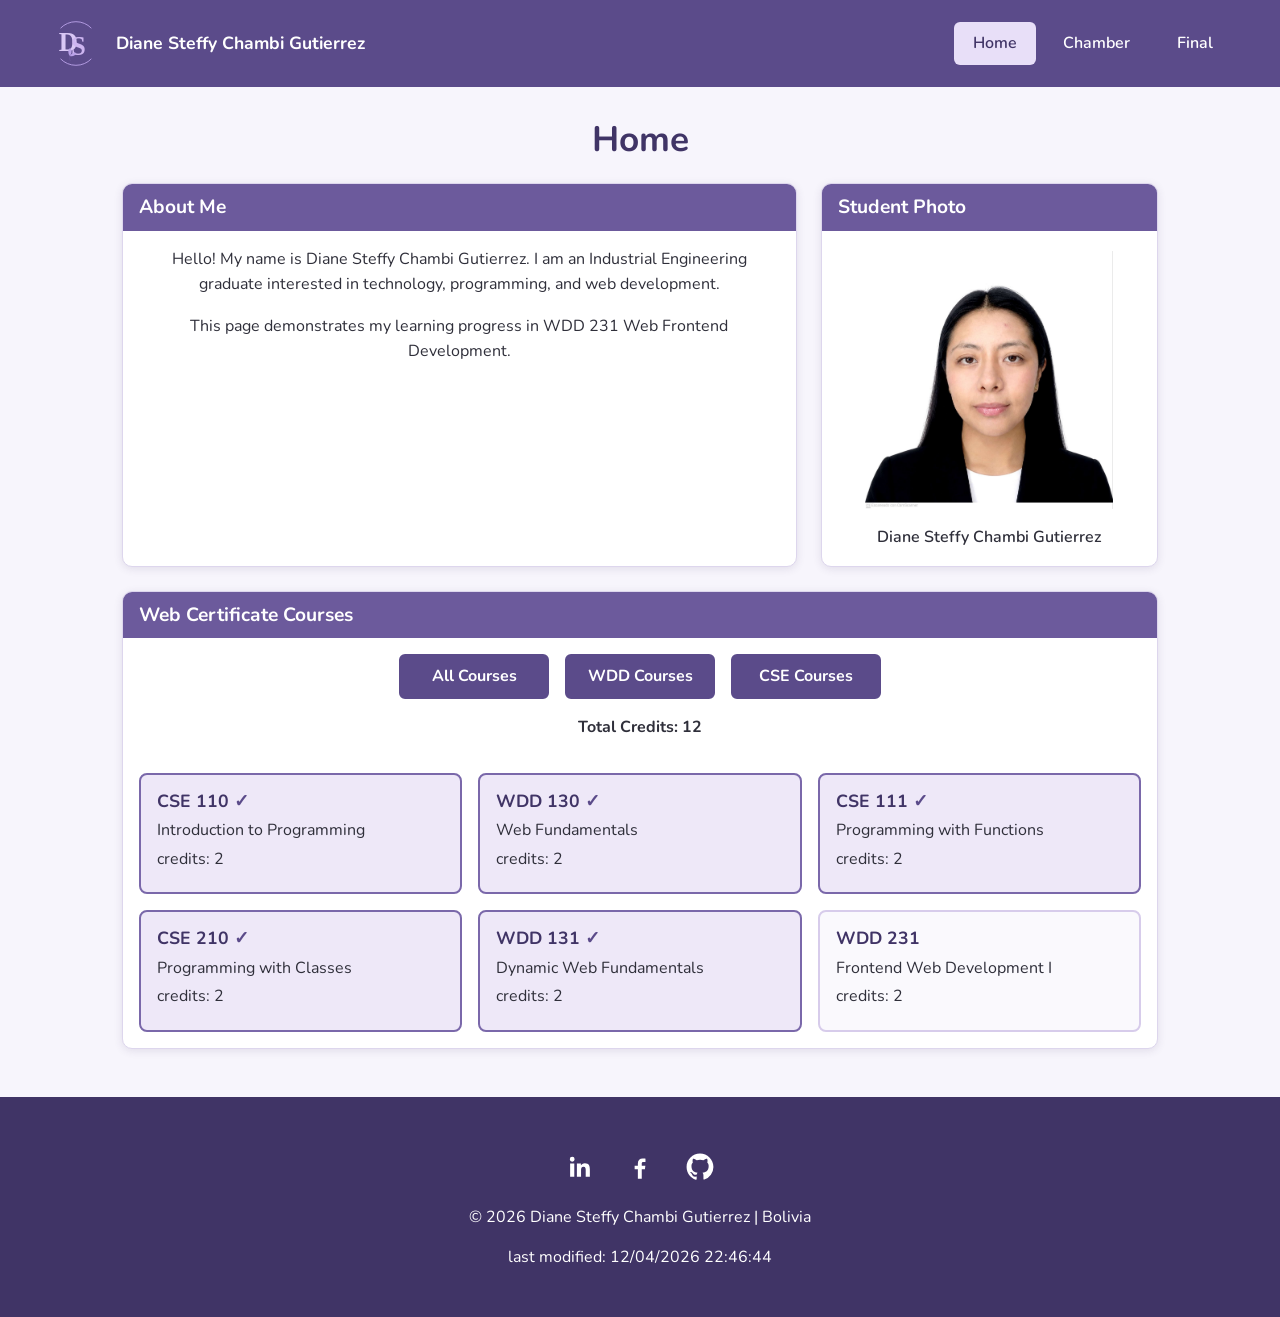
<file: index.html>
<!DOCTYPE html>
<html lang="en">
<head>
    <meta charset="UTF-8">

    <meta name="viewport" content="width=device-width, initial-scale=1.0">

    <meta name="description" content="Course home page for WDD 231 Web Frontend Development student portfolio.">

    <meta name="author" content="Diane Steffy Chambi Gutierrez">

    <title>Diane Steffy Chambi Gutierrez | WDD 231 Course Home Page</title>

    <link rel="preconnect" href="https://fonts.googleapis.com">
    <link rel="preconnect" href="https://fonts.gstatic.com" crossorigin>
    <link href="https://fonts.googleapis.com/css2?family=Nunito:wght@400;600;700;800&display=swap" rel="stylesheet">

    <link rel="stylesheet" href="styles/normalize.css">
    <link rel="stylesheet" href="styles/small.css">
    <link rel="stylesheet" href="styles/larger.css">

    <script src="scripts/navigation.js" defer></script>
    <script src="scripts/date.js" defer></script>
    <script src="scripts/course.js" defer></script>
</head>

<body>

<header>
    <div class="profile">
        <img src="images/logo.svg" alt="Site logo">
        <span>Diane Steffy Chambi Gutierrez</span>
    </div>

    <button id="menuButton" type="button" aria-label="Open navigation menu">
        ☰
    </button>

    <nav id="navigation">
        <a href="index.html" class="active">Home</a>
        <a href="#">Chamber</a>
        <a href="#">Final</a>
    </nav>
</header>

<main>

    <h1>Home</h1>

    <section class="card about">
        <h2>About Me</h2>

        <p>
            
            Hello! My name is Diane Steffy Chambi Gutierrez.
            I am an Industrial Engineering graduate interested in
            technology, programming, and web development.
        </p>

        <p>
            This page demonstrates my learning progress in
            WDD 231 Web Frontend Development.
        </p>
    </section>

    <section class="card photo">
        <h2>Student Photo</h2>

        <img
            src="images/mypicture.jpg"
            alt="Diane Steffy Chambi Gutierrez">

        <p>
            Diane Steffy Chambi Gutierrez
        </p>
    </section>

    <section class="card certificate">

        <h2>Web Certificate Courses</h2>

        <div class="buttons">
            <button id="allCourses" type="button">All Courses</button>
            <button id="wddCourses" type="button">WDD Courses</button>
            <button id="cseCourses" type="button">CSE Courses</button>
        </div>

        <p class="credits">
            Total Credits: <span id="totalCredits">0</span>
        </p>

        <div id="courses" class="course-container"></div>

    </section>

</main>

<footer>

    <div class="social">
        <a href="https://www.linkedin.com/in/steffy-chambi-b646aa1b9/" target="_blank" rel="noopener" aria-label="LinkedIn">
            <img src="images/linkedin.svg" alt="LinkedIn">
        </a>

        <a href="https://www.facebook.com/steffy.chambi/" target="_blank" rel="noopener" aria-label="Facebook">
            <img src="images/facebook.svg" alt="Facebook">
        </a>

        <a href="https://github.com/steffychambi" target="_blank" rel="noopener" aria-label="GitHub">
            <img src="images/github.svg" alt="GitHub">
        </a>
    </div>

    <p>
        © <span id="currentYear"></span>
        Diane Steffy Chambi Gutierrez
        | Bolivia
    </p>

    <p id="lastModified"></p>

</footer>

</body>
</html>
</file>
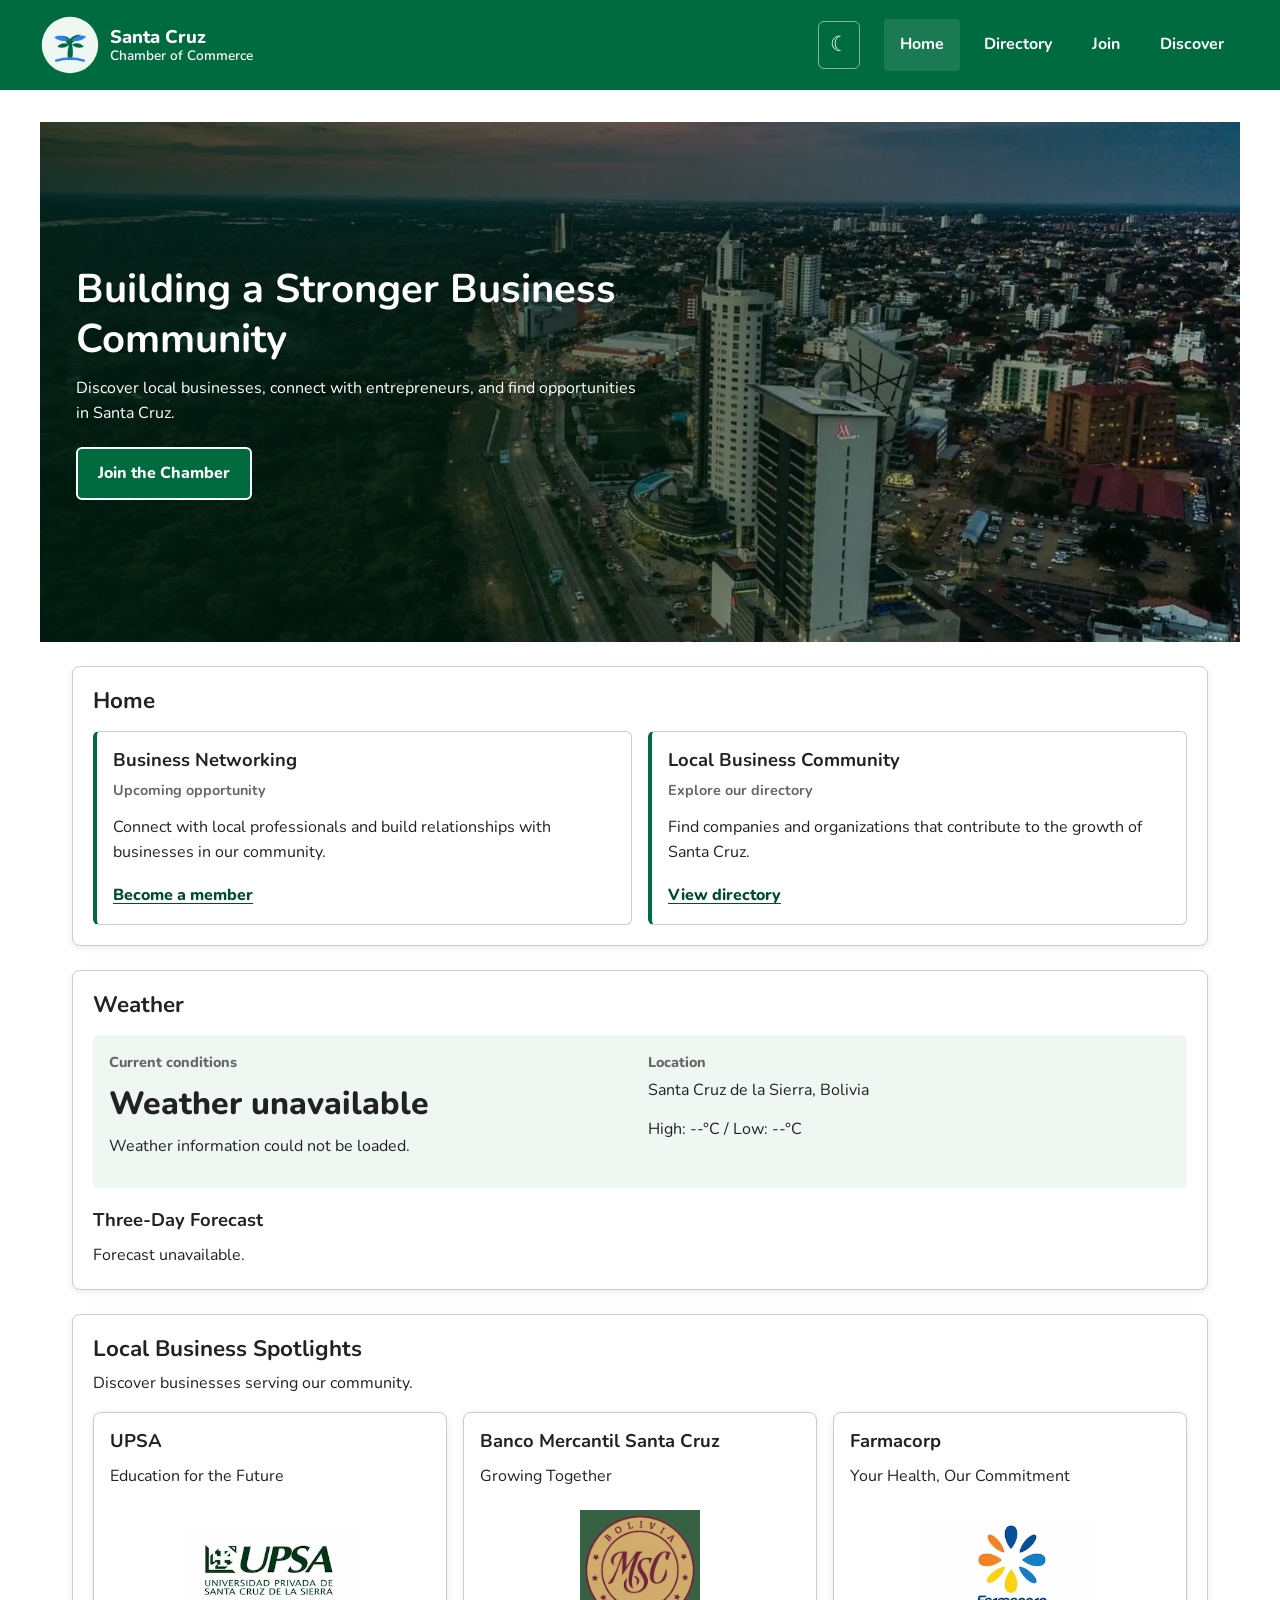
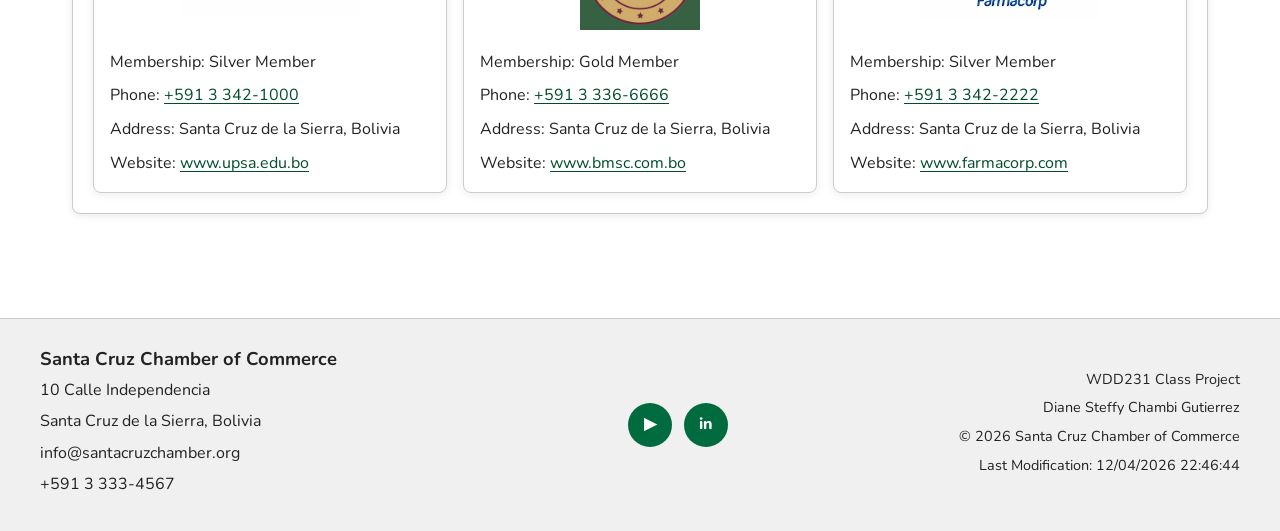
<file: chamber/index.html>
<!DOCTYPE html>
<html lang="en">
<head>
    <meta charset="UTF-8">
    <meta name="viewport" content="width=device-width, initial-scale=1.0">

    <title>Home | Santa Cruz Chamber of Commerce</title>
    <meta name="description" content="Connect with businesses, discover opportunities, and explore the Santa Cruz Chamber of Commerce in Bolivia.">
    <meta name="author" content="Diane Steffy Chambi Gutierrez">

    <meta property="og:title" content="Santa Cruz Chamber of Commerce">
    <meta property="og:description" content="Discover local businesses and opportunities in Santa Cruz de la Sierra, Bolivia.">
    <meta property="og:image" content="https://steffychambi.github.io/wdd231/chamber/images/social-image.webp">
    <meta property="og:url" content="https://steffychambi.github.io/wdd231/chamber/index.html">
    <meta property="og:type" content="website">

    <link rel="icon" href="images/favicon.svg" type="image/svg+xml">

    <link rel="preconnect" href="https://fonts.googleapis.com">
    <link rel="preconnect" href="https://fonts.gstatic.com" crossorigin>
    <link href="https://fonts.googleapis.com/css2?family=Nunito:wght@400;600;700;800&display=swap" rel="stylesheet">

    <link rel="stylesheet" href="styles/normalize.css">
    <link rel="stylesheet" href="styles/small.css">
    <link rel="stylesheet" href="styles/larger.css">

    <script src="scripts/main.js" defer></script>
    <script src="scripts/home.js" defer></script>
</head>

<body>
    <header class="site-header">
        <div class="header-inner">
            <a class="brand" href="index.html">
                <img src="images/chamber-logo.svg" alt="Santa Cruz Chamber of Commerce logo" width="48" height="48">
                <div class="brand-text">
                    <span>Santa Cruz</span>
                    <span>Chamber of Commerce</span>
                </div>
            </a>

            <div class="header-controls">
                <button id="themeButton" class="dark-mode-button" type="button" aria-label="Toggle dark mode" title="Toggle dark mode">☾</button>
                <button id="menuButton" class="menu-button" type="button" aria-label="Open navigation menu" aria-expanded="false">☰</button>
            </div>

            <nav id="navigation" class="navigation" aria-label="Main navigation">
                <a href="index.html" class="active" aria-current="page">Home</a>
                <a href="directory.html">Directory</a>
                <a href="join.html">Join</a>
                <a href="discover.html">Discover</a>
            </nav>
        </div>
    </header>

    <main>
        <section class="hero">
            <img src="images/hero.webp" alt="Santa Cruz de la Sierra, Bolivia" width="1200" height="500">
            <div class="hero-content">
                <h2>Building a Stronger Business Community</h2>
                <p>Discover local businesses, connect with entrepreneurs, and find opportunities in Santa Cruz.</p>
                <a class="cta-button" href="join.html">Join the Chamber</a>
            </div>
        </section>

        <section class="home-section">
            <h2>Home</h2>

            <div class="events-content">
                <article class="event-card">
                    <h3>Business Networking</h3>
                    <p class="event-date">Upcoming opportunity</p>
                    <p>Connect with local professionals and build relationships with businesses in our community.</p>
                    <a href="join.html">Become a member</a>
                </article>

                <article class="event-card">
                    <h3>Local Business Community</h3>
                    <p class="event-date">Explore our directory</p>
                    <p>Find companies and organizations that contribute to the growth of Santa Cruz.</p>
                    <a href="directory.html">View directory</a>
                </article>
            </div>
        </section>

        <section class="home-section weather-section">
            <h2>Weather</h2>

            <div class="current-weather">
                <div>
                    <p class="weather-label">Current conditions</p>
                    <p id="current-temp" class="current-temp">--°C</p>
                    <p id="weather-description">Loading weather...</p>
                </div>

                <div>
                    <p class="weather-label">Location</p>
                    <p>Santa Cruz de la Sierra, Bolivia</p>
                    <p id="weather-high-low">High: --°C / Low: --°C</p>
                </div>
            </div>

            <div class="forecast-container">
                <h3>Three-Day Forecast</h3>
                <div id="forecast" class="forecast">
                    <p>Loading forecast...</p>
                </div>
            </div>
        </section>

        <section class="home-section">
            <div class="spotlight-header">
                <h2>Local Business Spotlights</h2>
                <p>Discover businesses serving our community.</p>
            </div>

            <div id="spotlights" class="spotlights">
                <p>Loading business spotlights...</p>
            </div>
        </section>
    </main>

    <footer class="site-footer">
        <div class="footer-inner">
            <section class="footer-contact">
                <h2>Santa Cruz Chamber of Commerce</h2>
                <p>10 Calle Independencia</p>
                <p>Santa Cruz de la Sierra, Bolivia</p>
                <p>info@santacruzchamber.org</p>
                <p>+591 3 333-4567</p>
            </section>

            <section class="footer-social">
                <h2 class="sr-only">Social Media</h2>
                <div class="social-links">
                    <a href="https://www.youtube.com/" aria-label="YouTube" title="YouTube" target="_blank" rel="noopener">▶</a>
                    <a href="https://www.linkedin.com/" aria-label="LinkedIn" title="LinkedIn" target="_blank" rel="noopener">in</a>
                </div>
            </section>

            <section class="footer-project">
                <p>WDD231 Class Project</p>
                <p>Diane Steffy Chambi Gutierrez</p>
                <p>&copy; <span id="current-year"></span> Santa Cruz Chamber of Commerce</p>
                <p>Last Modification: <span id="last-modified"></span></p>
            </section>
        </div>
    </footer>
</body>
</html>
</file>
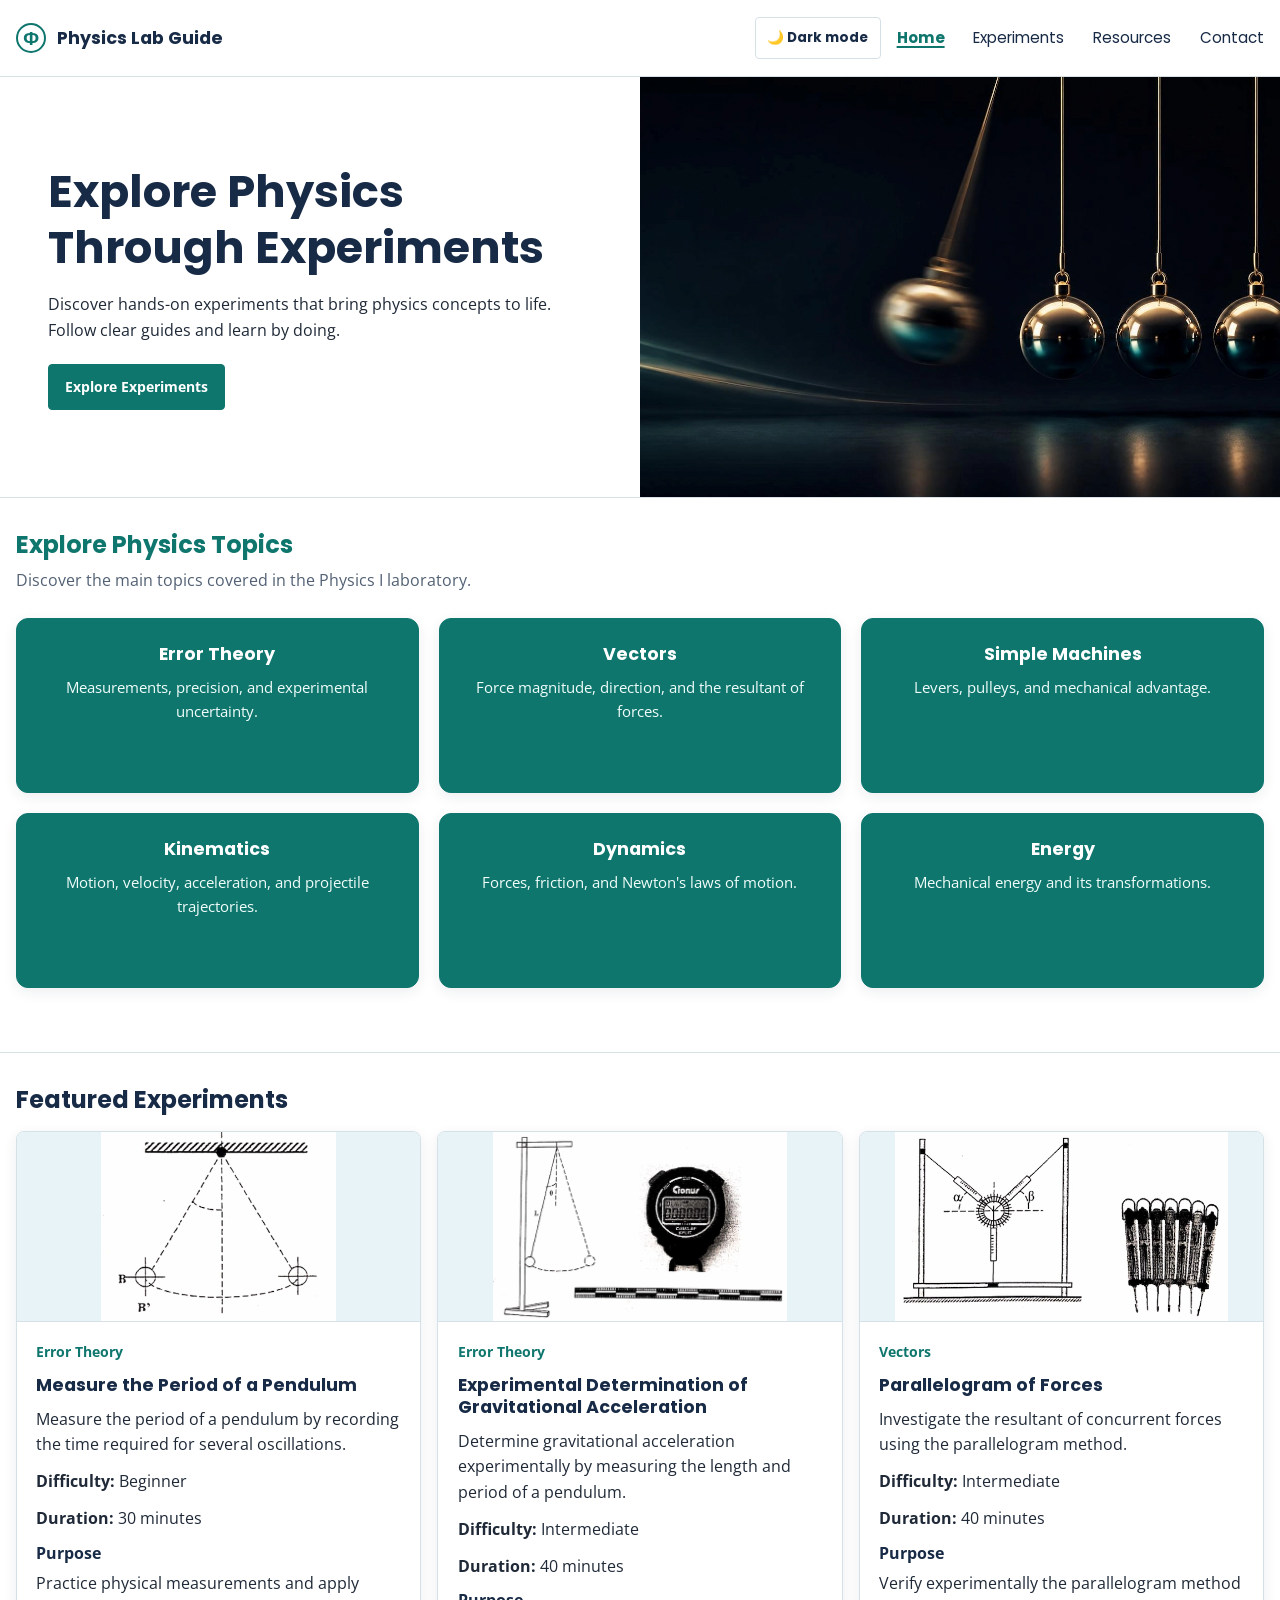
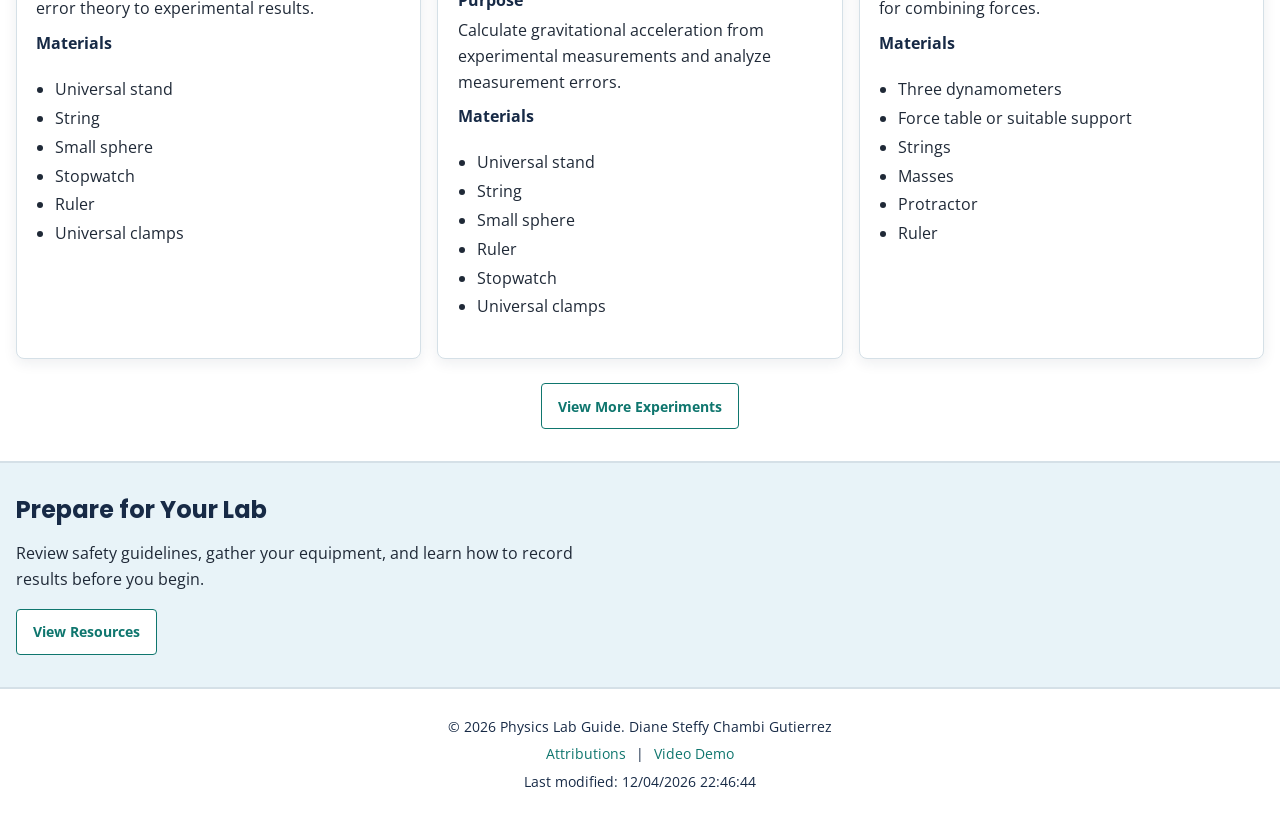
<file: individual_project/index.html>
<!DOCTYPE html>
<html lang="en">
<head>
    <meta charset="UTF-8">
    <meta name="viewport" content="width=device-width, initial-scale=1.0">
    <meta name="description" content="Discover hands-on physics experiments, clear laboratory guides, and practical resources for students.">
    <meta name="author" content="Diane Steffy Chambi Gutierrez">
    <meta name="theme-color" content="#172A46">

    <meta property="og:title" content="Physics Lab Guide">
    <meta property="og:description" content="Explore physics through hands-on experiments and clear laboratory guides.">
    <meta property="og:type" content="website">
    <meta property="og:url" content="https://steffychambi.github.io/wdd231/individual_project/">
    <meta property="og:image" content="https://steffychambi.github.io/wdd231/individual_project/images/social-image.webp">

    <title>Home | Physics Lab Guide</title>
    <link rel="icon" href="images/favicon.svg" type="image/svg+xml">

    <link rel="preconnect" href="https://fonts.googleapis.com">
    <link rel="preconnect" href="https://fonts.gstatic.com" crossorigin>
    <link href="https://fonts.googleapis.com/css2?family=Open+Sans:wght@400;600;700&family=Poppins:wght@400;500;600;700&display=swap" rel="stylesheet">

    <link rel="stylesheet" href="styles/normalize.css">
    <link rel="stylesheet" href="styles/small.css">
    <link rel="stylesheet" href="styles/large.css">

    <script type="module" src="scripts/main.js"></script>
    <script type="module" src="scripts/home.js"></script>
</head>

<body>
    <a class="skip-link" href="#main-content">Skip to main content</a>

    
    <header class="site-header">
        <div class="header-inner">
            <a class="brand" href="index.html">
                <span class="brand-icon" aria-hidden="true"></span>
                <span>Physics Lab Guide</span>
            </a>

            <div class="header-actions">
                <button
                    class="theme-toggle"
                    id="themeToggle"
                    type="button"
                    aria-label="Activate dark mode"
                    aria-pressed="false"
                >
                    🌙 Dark mode
                </button>

                <button
                    class="menu-toggle"
                    id="menu-toggle"
                    type="button"
                    aria-label="Open navigation menu"
                    aria-expanded="false"
                    aria-controls="site-navigation"
                >
                    ☰
                </button>
            </div>

            <nav class="site-nav" id="site-navigation" aria-label="Main navigation">
                <a href="index.html" aria-current="page">Home</a>
                <a href="experiments.html">Experiments</a>
                <a href="resources.html">Resources</a>
                <a href="contact.html">Contact</a>
            </nav>
        </div>
    </header>


    <main id="main-content">
        <section class="hero">
            <div class="hero-copy">
                <h1>Explore Physics Through Experiments</h1>
                <p>
                    Discover hands-on experiments that bring physics concepts
                    to life. Follow clear guides and learn by doing.
                </p>
                <a class="button button-primary" href="experiments.html">
                    Explore Experiments
                </a>
            </div>

            <div class="hero-image">
                <img
                    src="images/hero.webp"
                    alt="Physics laboratory illustration with scientific equipment"
                    width="1000"
                    height="600"
                    fetchpriority="high">
            </div>
        </section>

        
        <section class="section-block" aria-labelledby="topics-heading">
            <h2 id="topics-heading">Explore Physics Topics</h2>
            <p>Discover the main topics covered in the Physics I laboratory.</p>

            <div class="topic-grid">
                <a class="topic-card" href="experiments.html?topic=Error%20Theory">
                <h3>Error Theory</h3>
                <p>Measurements, precision, and experimental uncertainty.</p>
                </a>

                <a class="topic-card" href="experiments.html?topic=Vectors">
                <h3>Vectors</h3>
                <p>Force magnitude, direction, and the resultant of forces.</p>
                </a>

                <a class="topic-card" href="experiments.html?topic=Simple%20Machines">
                <h3>Simple Machines</h3>
                <p>Levers, pulleys, and mechanical advantage.</p>
                </a>

                <a class="topic-card" href="experiments.html?topic=Kinematics">
                <h3>Kinematics</h3>
                <p>Motion, velocity, acceleration, and projectile trajectories.</p>
                </a>

                <a class="topic-card" href="experiments.html?topic=Dynamics">
                <h3>Dynamics</h3>
                <p>Forces, friction, and Newton's laws of motion.</p>
                </a>

                <a class="topic-card" href="experiments.html?topic=Energy">
                <h3>Energy</h3>
                <p>Mechanical energy and its transformations.</p>
                </a>
            </div>
        </section>


        <section class="section-block featured-section" aria-labelledby="featured-heading">
            <h2 id="featured-heading">Featured Experiments</h2>

            <div class="featured-grid" id="featured-grid">
                <p>Loading featured experiments...</p>
            </div>

            <div class="featured-actions">
                <a href="experiments.html" class="button">View More Experiments</a>
            </div>
        </section>

        <section class="resources-cta">
            <div>
                <h2>Prepare for Your Lab</h2>
                <p>
                    Review safety guidelines, gather your equipment, and learn
                    how to record results before you begin.
                </p>
                <a class="button button-secondary" href="resources.html">
                    View Resources
                </a>
            </div>
        </section>
    </main>

    <footer class="site-footer">
        <p>
            © <span id="current-year"></span> Physics Lab Guide.
            Diane Steffy Chambi Gutierrez
        </p>

        <div class="footer-links">
            <a href="attributions.html">Attributions</a>
            <span aria-hidden="true">|</span>
            <a href="https://www.loom.com/share/f886ad6e598742908f421e3170ed2aa7" target="_blank" rel="noopener noreferrer">
                Video Demo
            </a>
        </div>

        <p id="last-modified"></p>
    </footer>

    <dialog class="experiment-dialog" id="experiment-dialog" aria-labelledby="dialog-title">
        <div class="dialog-header">
            <span>EXPERIMENT DETAILS</span>
            <button class="dialog-close" id="dialog-close" type="button" aria-label="Close dialog">
                ×
            </button>
        </div>
        <div id="dialog-content"></div>
    </dialog>
</body>
</html>
</file>
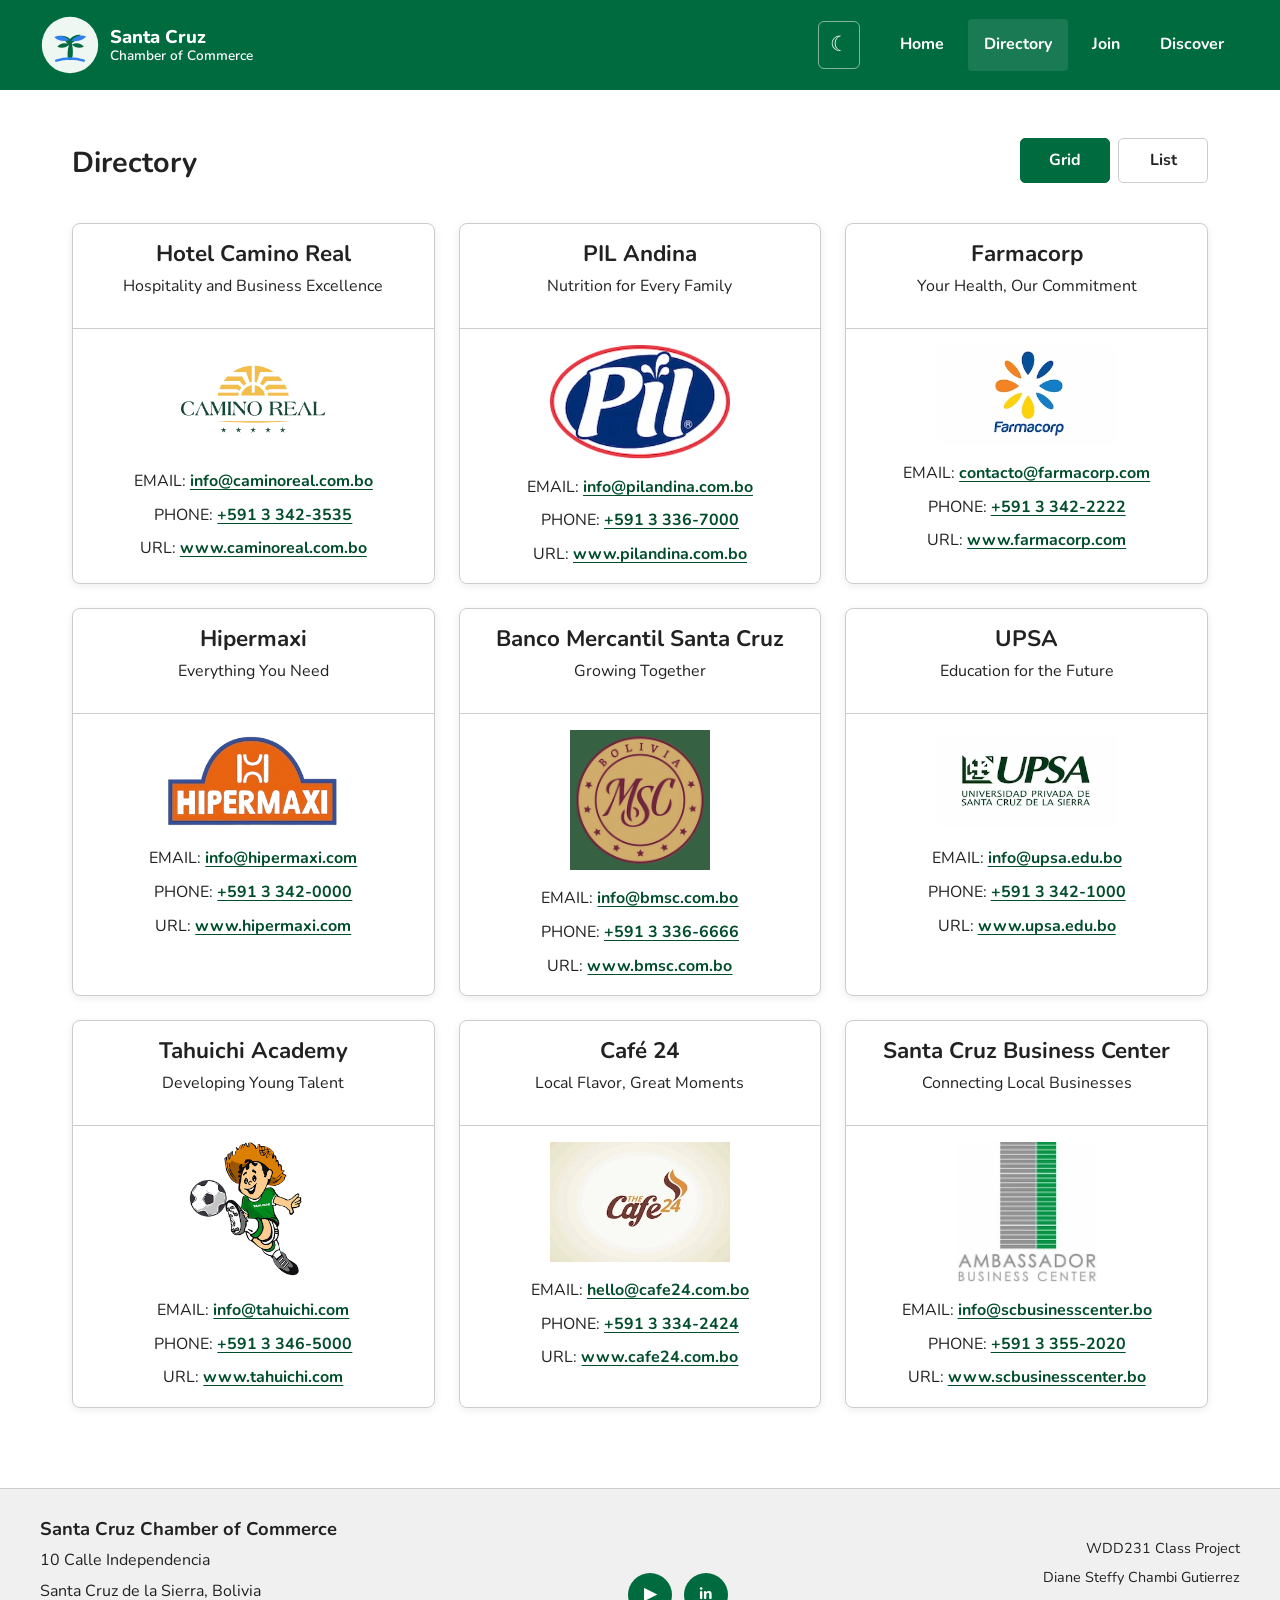
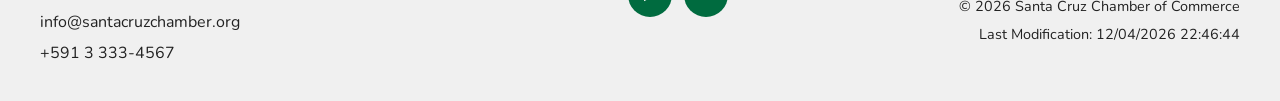
<file: chamber/directory.html>
<!DOCTYPE html>
<html lang="en">
<head>
    <meta charset="UTF-8">
    <meta name="viewport" content="width=device-width, initial-scale=1.0">

    <title>Directory | Santa Cruz Chamber of Commerce</title>
    <meta name="description" content="Explore the business directory of the Santa Cruz Chamber of Commerce in Santa Cruz de la Sierra, Bolivia.">
    <meta name="author" content="Diane Steffy Chambi Gutierrez">

    <meta property="og:title" content="Santa Cruz Chamber of Commerce Directory">
    <meta property="og:description" content="Explore local businesses and organizations in Santa Cruz de la Sierra.">
    <meta property="og:image" content="https://steffychambi.github.io/wdd231/chamber/images/social-image.webp">
    <meta property="og:url" content="https://steffychambi.github.io/wdd231/chamber/directory.html">
    <meta property="og:type" content="website">

    <link rel="icon" href="images/favicon.svg" type="image/svg+xml">

    <link rel="preconnect" href="https://fonts.googleapis.com">
    <link rel="preconnect" href="https://fonts.gstatic.com" crossorigin>
    <link href="https://fonts.googleapis.com/css2?family=Nunito:wght@400;600;700;800&display=swap" rel="stylesheet">

    <link rel="stylesheet" href="styles/normalize.css">
    <link rel="stylesheet" href="styles/small.css">
    <link rel="stylesheet" href="styles/larger.css">

    <script src="scripts/main.js" defer></script>
    <script src="scripts/directory.js" defer></script>
</head>

<body>
    <header class="site-header">
        <div class="header-inner">
            <a class="brand" href="index.html">
                <img src="images/chamber-logo.svg" alt="Santa Cruz Chamber of Commerce logo" width="48" height="48">
                <div class="brand-text">
                    <span>Santa Cruz</span>
                    <span>Chamber of Commerce</span>
                </div>
            </a>

            <div class="header-controls">
                <button id="themeButton" class="dark-mode-button" type="button" aria-label="Toggle dark mode" title="Toggle dark mode">☾</button>
                <button id="menuButton" class="menu-button" type="button" aria-label="Open navigation menu" aria-expanded="false">☰</button>
            </div>

            <nav id="navigation" class="navigation" aria-label="Main navigation">
                <a href="index.html">Home</a>
                <a href="directory.html" class="active" aria-current="page">Directory</a>
                <a href="join.html">Join</a>
                <a href="discover.html">Discover</a>
            </nav>
        </div>
    </header>

    <main>
        <div class="main-heading">
            <h1>Directory</h1>

            <div class="view-controls">
                <button id="grid-button" class="view-button active" type="button" aria-pressed="true">Grid</button>
                <button id="list-button" class="view-button" type="button" aria-pressed="false">List</button>
            </div>
        </div>

        <section id="members" class="members grid-view" aria-label="Chamber members">
        </section>
    </main>

    <footer class="site-footer">
        <div class="footer-inner">
            <section class="footer-contact">
                <h2>Santa Cruz Chamber of Commerce</h2>
                <p>10 Calle Independencia</p>
                <p>Santa Cruz de la Sierra, Bolivia</p>
                <p>info@santacruzchamber.org</p>
                <p>+591 3 333-4567</p>
            </section>

            <section class="footer-social">
                <h2 class="sr-only">Social Media</h2>
                <div class="social-links">
                    <a href="https://www.youtube.com/" aria-label="YouTube" title="YouTube" target="_blank" rel="noopener">▶</a>
                    <a href="https://www.linkedin.com/" aria-label="LinkedIn" title="LinkedIn" target="_blank" rel="noopener">in</a>
                </div>
            </section>

            <section class="footer-project">
                <p>WDD231 Class Project</p>
                <p>Diane Steffy Chambi Gutierrez</p>
                <p>&copy; <span id="current-year"></span> Santa Cruz Chamber of Commerce</p>
                <p>Last Modification: <span id="last-modified"></span></p>
            </section>
        </div>
    </footer>
</body>
</html>
</file>
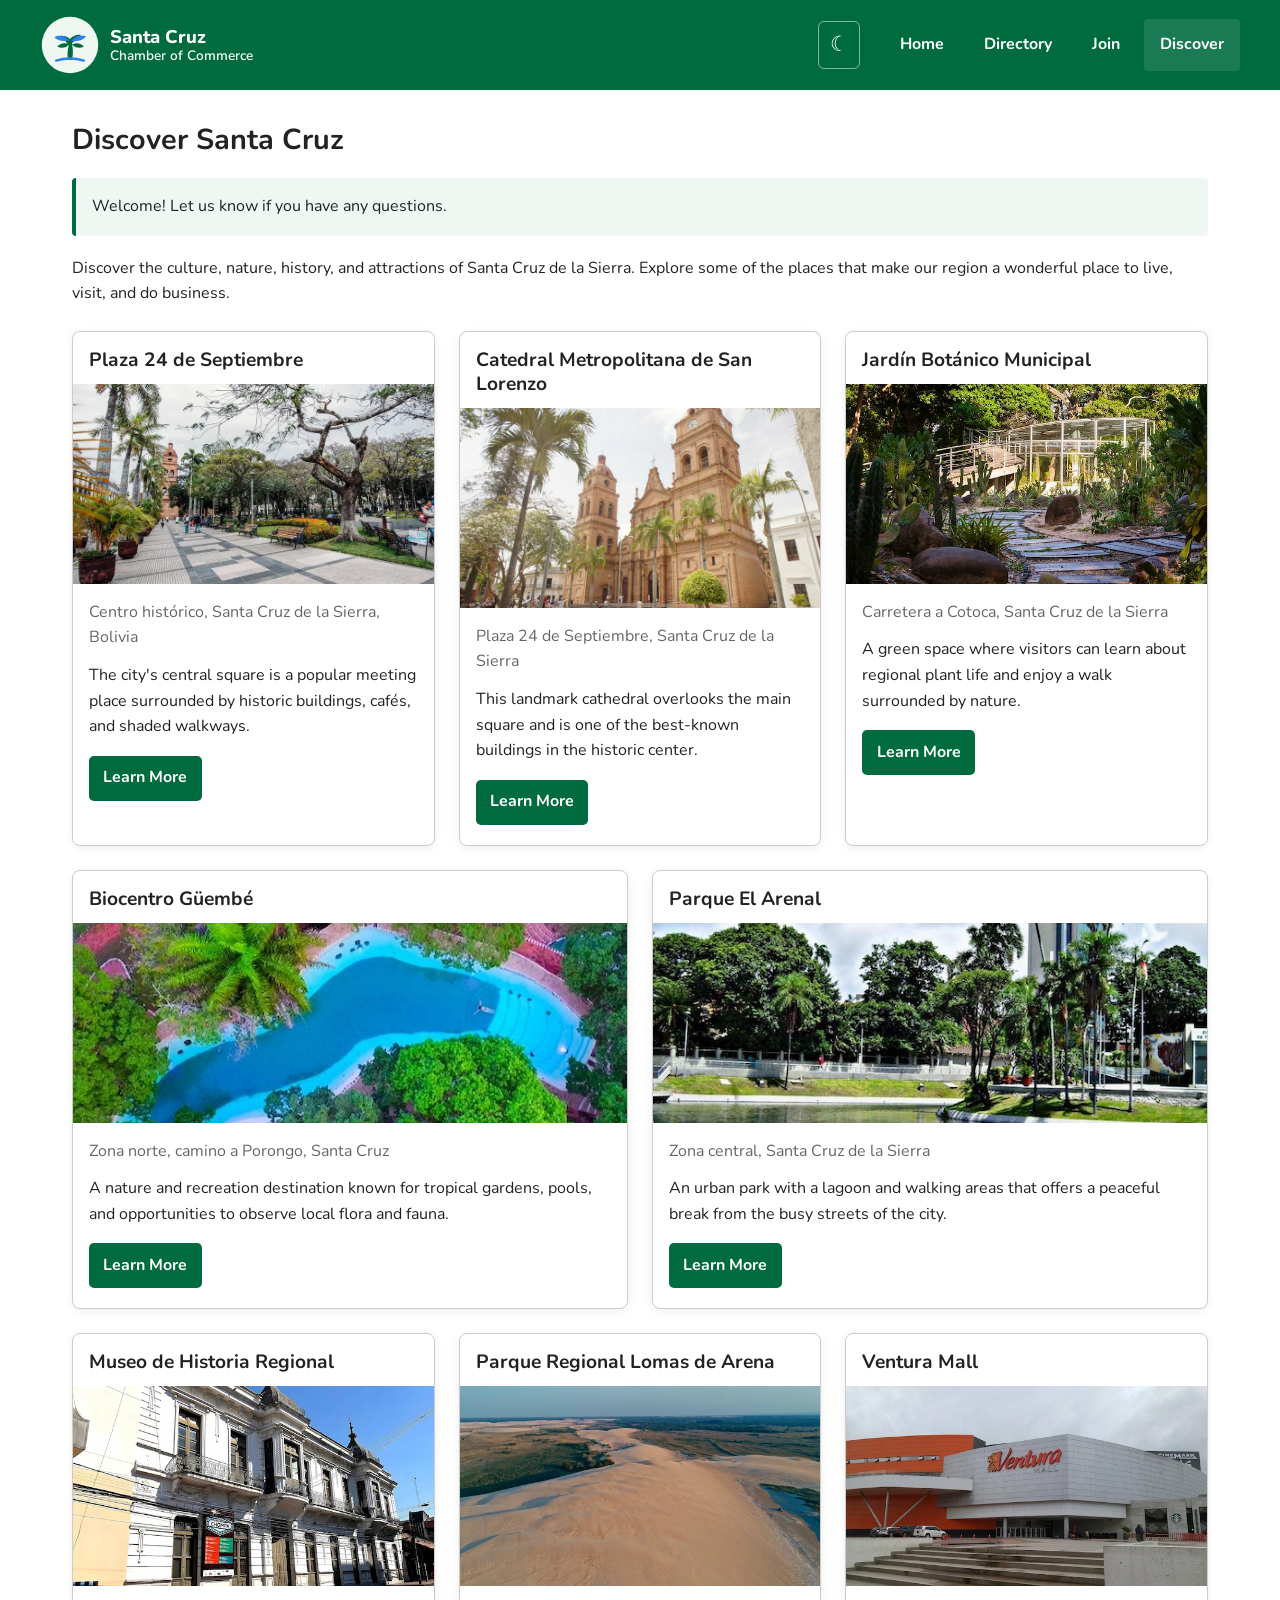
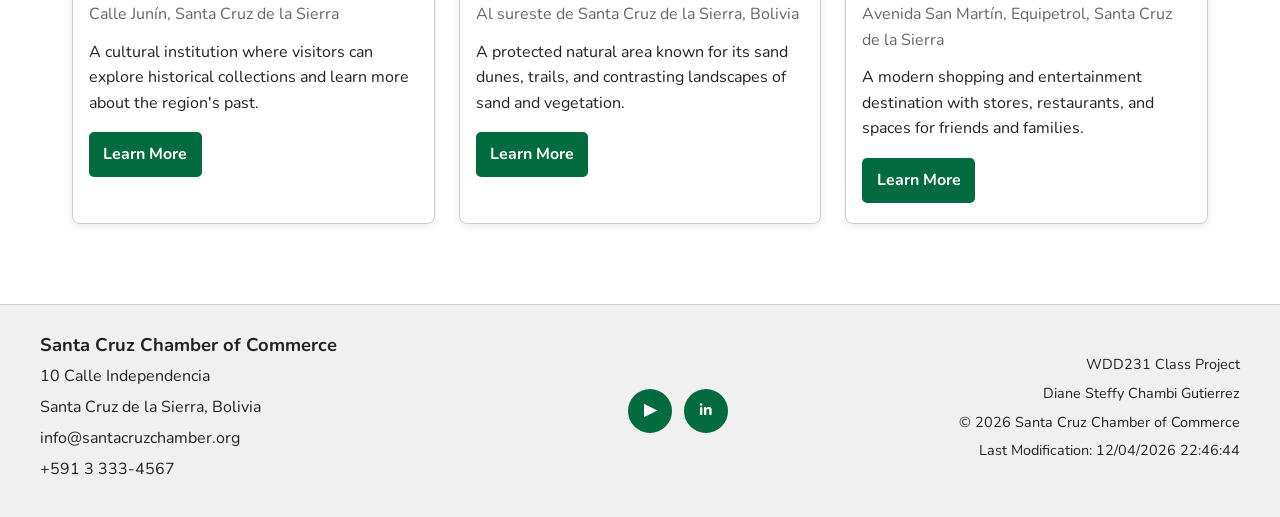
<file: chamber/discover.html>
<!DOCTYPE html>
<html lang="en">
<head>
    <meta charset="UTF-8">
    <meta name="viewport" content="width=device-width, initial-scale=1.0">

    <title>Discover | Santa Cruz Chamber of Commerce</title>
    <meta name="description" content="Discover interesting places, landmarks, culture, and attractions in Santa Cruz de la Sierra, Bolivia.">
    <meta name="author" content="Diane Steffy Chambi Gutierrez">

    <meta property="og:title" content="Discover Santa Cruz | Chamber of Commerce">
    <meta property="og:description" content="Explore the places and attractions of Santa Cruz de la Sierra, Bolivia.">
    <meta property="og:image" content="https://steffychambi.github.io/wdd231/chamber/images/social-image.webp">
    <meta property="og:url" content="https://steffychambi.github.io/wdd231/chamber/discover.html">
    <meta property="og:type" content="website">

    <link rel="icon" href="images/favicon.svg" type="image/svg+xml">

    <link rel="preconnect" href="https://fonts.googleapis.com">
    <link rel="preconnect" href="https://fonts.gstatic.com" crossorigin>
    <link href="https://fonts.googleapis.com/css2?family=Nunito:wght@400;600;700;800&display=swap" rel="stylesheet">

    <link rel="stylesheet" href="styles/normalize.css">
    <link rel="stylesheet" href="styles/small.css">
    <link rel="stylesheet" href="styles/larger.css">

    <script src="scripts/main.js" defer></script>
    <script type="module" src="scripts/discover.js"></script>
</head>

<body>
    <header class="site-header">
        <div class="header-inner">
            <a class="brand" href="index.html">
                <img src="images/chamber-logo.svg" alt="Santa Cruz Chamber of Commerce logo" width="48" height="48">
                <div class="brand-text">
                    <span>Santa Cruz</span>
                    <span>Chamber of Commerce</span>
                </div>
            </a>

            <div class="header-controls">
                <button id="themeButton" class="dark-mode-button" type="button" aria-label="Toggle dark mode" title="Toggle dark mode">☾</button>
                <button id="menuButton" class="menu-button" type="button" aria-label="Open navigation menu" aria-expanded="false">☰</button>
            </div>

            <nav id="navigation" class="navigation" aria-label="Main navigation">
                <a href="index.html">Home</a>
                <a href="directory.html">Directory</a>
                <a href="join.html">Join</a>
                <a href="discover.html" class="active" aria-current="page">Discover</a>
            </nav>
        </div>
    </header>

    <main class="discover-main">
        <div class="main-heading">
            <h1>Discover Santa Cruz</h1>
        </div>

        <section id="visitMessage" class="visit-message" aria-live="polite"></section>

        <p class="discover-intro">
            Discover the culture, nature, history, and attractions of
            Santa Cruz de la Sierra. Explore some of the places that make
            our region a wonderful place to live, visit, and do business.
        </p>

        <section id="discoverCards" class="discover-grid" aria-label="Places of interest">
            <p>Loading places of interest...</p>
        </section>
    </main>

    <footer class="site-footer">
        <div class="footer-inner">
            <section class="footer-contact">
                <h2>Santa Cruz Chamber of Commerce</h2>
                <p>10 Calle Independencia</p>
                <p>Santa Cruz de la Sierra, Bolivia</p>
                <p>info@santacruzchamber.org</p>
                <p>+591 3 333-4567</p>
            </section>

            <section class="footer-social">
                <h2 class="sr-only">Social Media</h2>
                <div class="social-links">
                    <a href="https://www.youtube.com/" aria-label="YouTube" title="YouTube" target="_blank" rel="noopener">▶</a>
                    <a href="https://www.linkedin.com/" aria-label="LinkedIn" title="LinkedIn" target="_blank" rel="noopener">in</a>
                </div>
            </section>

            <section class="footer-project">
                <p>WDD231 Class Project</p>
                <p>Diane Steffy Chambi Gutierrez</p>
                <p>&copy; <span id="current-year"></span> Santa Cruz Chamber of Commerce</p>
                <p>Last Modification: <span id="last-modified"></span></p>
            </section>
        </div>
    </footer>
</body>
</html>
</file>
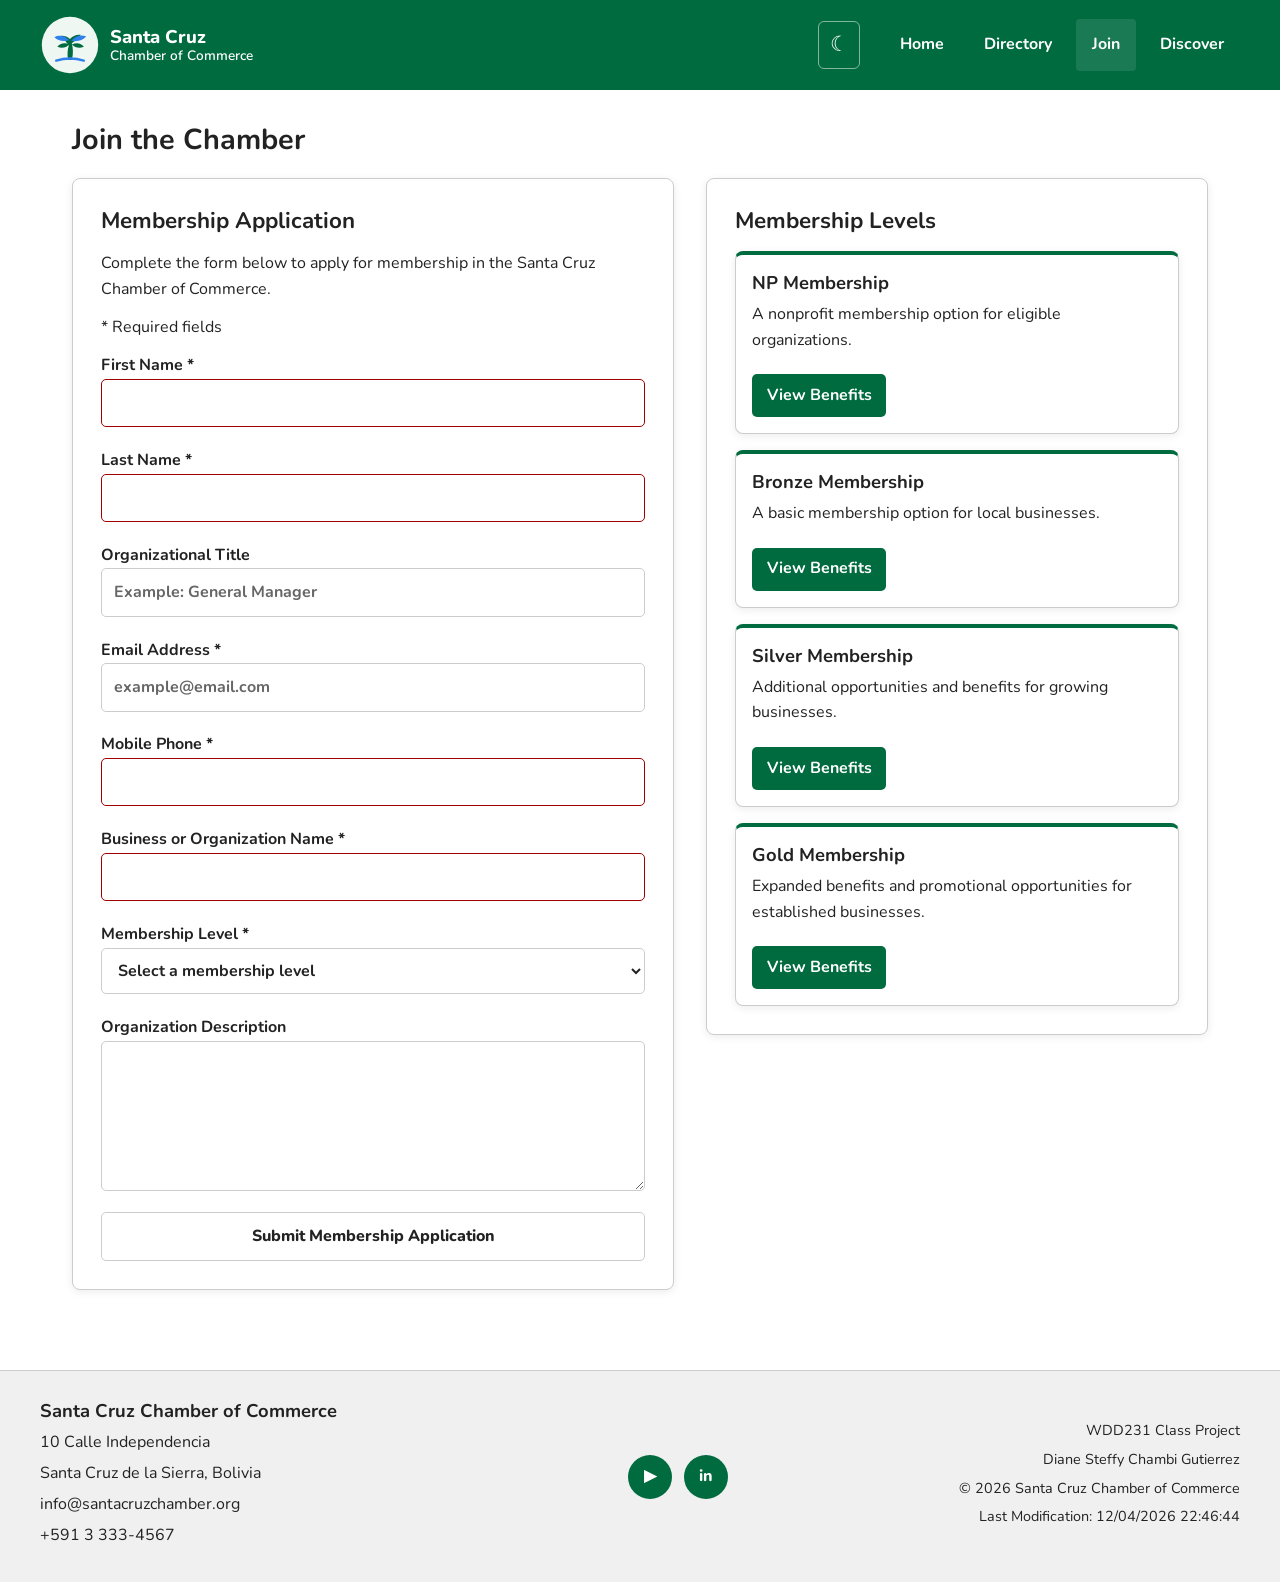
<file: chamber/join.html>
<!DOCTYPE html>
<html lang="en">
<head>
    <meta charset="UTF-8">
    <meta name="viewport" content="width=device-width, initial-scale=1.0">

    <title>Join | Santa Cruz Chamber of Commerce</title>
    <meta name="description" content="Apply for membership in the Santa Cruz Chamber of Commerce and connect with businesses in Santa Cruz de la Sierra, Bolivia.">
    <meta name="author" content="Diane Steffy Chambi Gutierrez">

    <meta property="og:title" content="Join the Santa Cruz Chamber of Commerce">
    <meta property="og:description" content="Apply for membership in the Santa Cruz Chamber of Commerce in Santa Cruz de la Sierra, Bolivia.">
    <meta property="og:image" content="https://steffychambi.github.io/wdd231/chamber/images/social-image.webp">
    <meta property="og:url" content="https://steffychambi.github.io/wdd231/chamber/join.html">
    <meta property="og:type" content="website">

    <link rel="icon" href="images/favicon.svg" type="image/svg+xml">

    <link rel="preconnect" href="https://fonts.googleapis.com">
    <link rel="preconnect" href="https://fonts.gstatic.com" crossorigin>
    <link href="https://fonts.googleapis.com/css2?family=Nunito:wght@400;600;700;800&display=swap" rel="stylesheet">

    <link rel="stylesheet" href="styles/normalize.css">
    <link rel="stylesheet" href="styles/small.css">
    <link rel="stylesheet" href="styles/larger.css">

    <script src="scripts/main.js" defer></script>
    <script src="scripts/join.js" defer></script>
</head>

<body>
    <header class="site-header">
        <div class="header-inner">
            <a class="brand" href="index.html">
                <img src="images/chamber-logo.svg" alt="Santa Cruz Chamber of Commerce logo" width="48" height="48">
                <div class="brand-text">
                    <span>Santa Cruz</span>
                    <span>Chamber of Commerce</span>
                </div>
            </a>

            <div class="header-controls">
                <button id="themeButton" class="dark-mode-button" type="button" aria-label="Toggle dark mode" title="Toggle dark mode">☾</button>
                <button id="menuButton" class="menu-button" type="button" aria-label="Open navigation menu" aria-expanded="false">☰</button>
            </div>

            <nav id="navigation" class="navigation" aria-label="Main navigation">
                <a href="index.html">Home</a>
                <a href="directory.html">Directory</a>
                <a href="join.html" class="active" aria-current="page">Join</a>
                <a href="discover.html">Discover</a>
            </nav>
        </div>
    </header>

    <main>
        <div class="main-heading">
            <h1>Join the Chamber</h1>
        </div>

        <div class="join-layout">
            <section class="join-form-section" aria-labelledby="join-form-heading">
                <h2 id="join-form-heading">Membership Application</h2>
                <p>Complete the form below to apply for membership in the Santa Cruz Chamber of Commerce.</p>
                <p class="form-note"><span aria-hidden="true">*</span> Required fields</p>

                <form method="get" action="thankyou.html">
                    <label for="first-name">
                        First Name *
                        <input id="first-name" name="firstName" type="text" title="Enter your first name" autocomplete="given-name" required>
                    </label>

                    <label for="last-name">
                        Last Name *
                        <input id="last-name" name="lastName" type="text" title="Enter your last name" autocomplete="family-name" required>
                    </label>

                    <label for="organization-title">
                        Organizational Title
                        <input id="organization-title" name="organizationTitle" type="text" title="Enter your organizational title" autocomplete="organization-title" pattern="[A-Za-z -]{7,}" placeholder="Example: General Manager">
                    </label>

                    <label for="email">
                        Email Address *
                        <input id="email" name="email" type="email" title="Enter your email address" autocomplete="email" placeholder="example@email.com" required>
                    </label>

                    <label for="mobile">
                        Mobile Phone *
                        <input id="mobile" name="mobile" type="tel" title="Enter your mobile phone number" autocomplete="tel" required>
                    </label>

                    <label for="organization">
                        Business or Organization Name *
                        <input id="organization" name="organization" type="text" title="Enter your business or organization name" autocomplete="organization" required>
                    </label>

                    <label for="membership">
                        Membership Level *
                        <select id="membership" name="membership" title="Select a membership level" required>
                            <option value="">Select a membership level</option>
                            <option value="np">NP Membership</option>
                            <option value="bronze">Bronze Membership</option>
                            <option value="silver">Silver Membership</option>
                            <option value="gold">Gold Membership</option>
                        </select>
                    </label>

                    <label for="description">
                        Organization Description
                        <textarea id="description" name="description" title="Describe your business or organization" rows="5"></textarea>
                    </label>

                    <input type="hidden" id="timestamp" name="timestamp">
                    <input class="submit-button" type="submit" value="Submit Membership Application">
                </form>
            </section>

            <section class="membership-section" aria-labelledby="membership-heading">
                <h2 id="membership-heading">Membership Levels</h2>

                <div class="membership-cards">
                    <article class="membership-card">
                        <h3>NP Membership</h3>
                        <p>A nonprofit membership option for eligible organizations.</p>
                        <a href="#np-modal" class="membership-link" data-modal="np-modal">View Benefits</a>
                    </article>

                    <article class="membership-card">
                        <h3>Bronze Membership</h3>
                        <p>A basic membership option for local businesses.</p>
                        <a href="#bronze-modal" class="membership-link" data-modal="bronze-modal">View Benefits</a>
                    </article>

                    <article class="membership-card">
                        <h3>Silver Membership</h3>
                        <p>Additional opportunities and benefits for growing businesses.</p>
                        <a href="#silver-modal" class="membership-link" data-modal="silver-modal">View Benefits</a>
                    </article>

                    <article class="membership-card">
                        <h3>Gold Membership</h3>
                        <p>Expanded benefits and promotional opportunities for established businesses.</p>
                        <a href="#gold-modal" class="membership-link" data-modal="gold-modal">View Benefits</a>
                    </article>
                </div>
            </section>
        </div>
    </main>

    <dialog id="np-modal">
        <button class="modal-close" type="button" aria-label="Close NP membership information">×</button>
        <h2>NP Membership</h2>
        <ul>
            <li>No membership fee.</li>
            <li>Access to selected chamber events.</li>
            <li>Networking opportunities.</li>
            <li>Access to nonprofit resources.</li>
        </ul>
    </dialog>

    <dialog id="bronze-modal">
        <button class="modal-close" type="button" aria-label="Close Bronze membership information">×</button>
        <h2>Bronze Membership</h2>
        <ul>
            <li>Access to chamber events.</li>
            <li>Business networking opportunities.</li>
            <li>Member directory listing.</li>
            <li>Access to selected training activities.</li>
        </ul>
    </dialog>

    <dialog id="silver-modal">
        <button class="modal-close" type="button" aria-label="Close Silver membership information">×</button>
        <h2>Silver Membership</h2>
        <ul>
            <li>All Bronze membership benefits.</li>
            <li>Additional training opportunities.</li>
            <li>Business promotion opportunities.</li>
            <li>Priority access to selected events.</li>
        </ul>
    </dialog>

    <dialog id="gold-modal">
        <button class="modal-close" type="button" aria-label="Close Gold membership information">×</button>
        <h2>Gold Membership</h2>
        <ul>
            <li>All Silver membership benefits.</li>
            <li>Enhanced business promotion.</li>
            <li>Additional networking opportunities.</li>
            <li>Priority access to chamber activities.</li>
        </ul>
    </dialog>

    <footer class="site-footer">
        <div class="footer-inner">
            <section class="footer-contact">
                <h2>Santa Cruz Chamber of Commerce</h2>
                <p>10 Calle Independencia</p>
                <p>Santa Cruz de la Sierra, Bolivia</p>
                <p>info@santacruzchamber.org</p>
                <p>+591 3 333-4567</p>
            </section>

            <section class="footer-social">
                <h2 class="sr-only">Social Media</h2>
                <div class="social-links">
                    <a href="https://www.youtube.com/" aria-label="YouTube" title="YouTube" target="_blank" rel="noopener">▶</a>
                    <a href="https://www.linkedin.com/" aria-label="LinkedIn" title="LinkedIn" target="_blank" rel="noopener">in</a>
                </div>
            </section>

            <section class="footer-project">
                <p>WDD231 Class Project</p>
                <p>Diane Steffy Chambi Gutierrez</p>
                <p>&copy; <span id="current-year"></span> Santa Cruz Chamber of Commerce</p>
                <p>Last Modification: <span id="last-modified"></span></p>
            </section>
        </div>
    </footer>
</body>
</html>
</file>
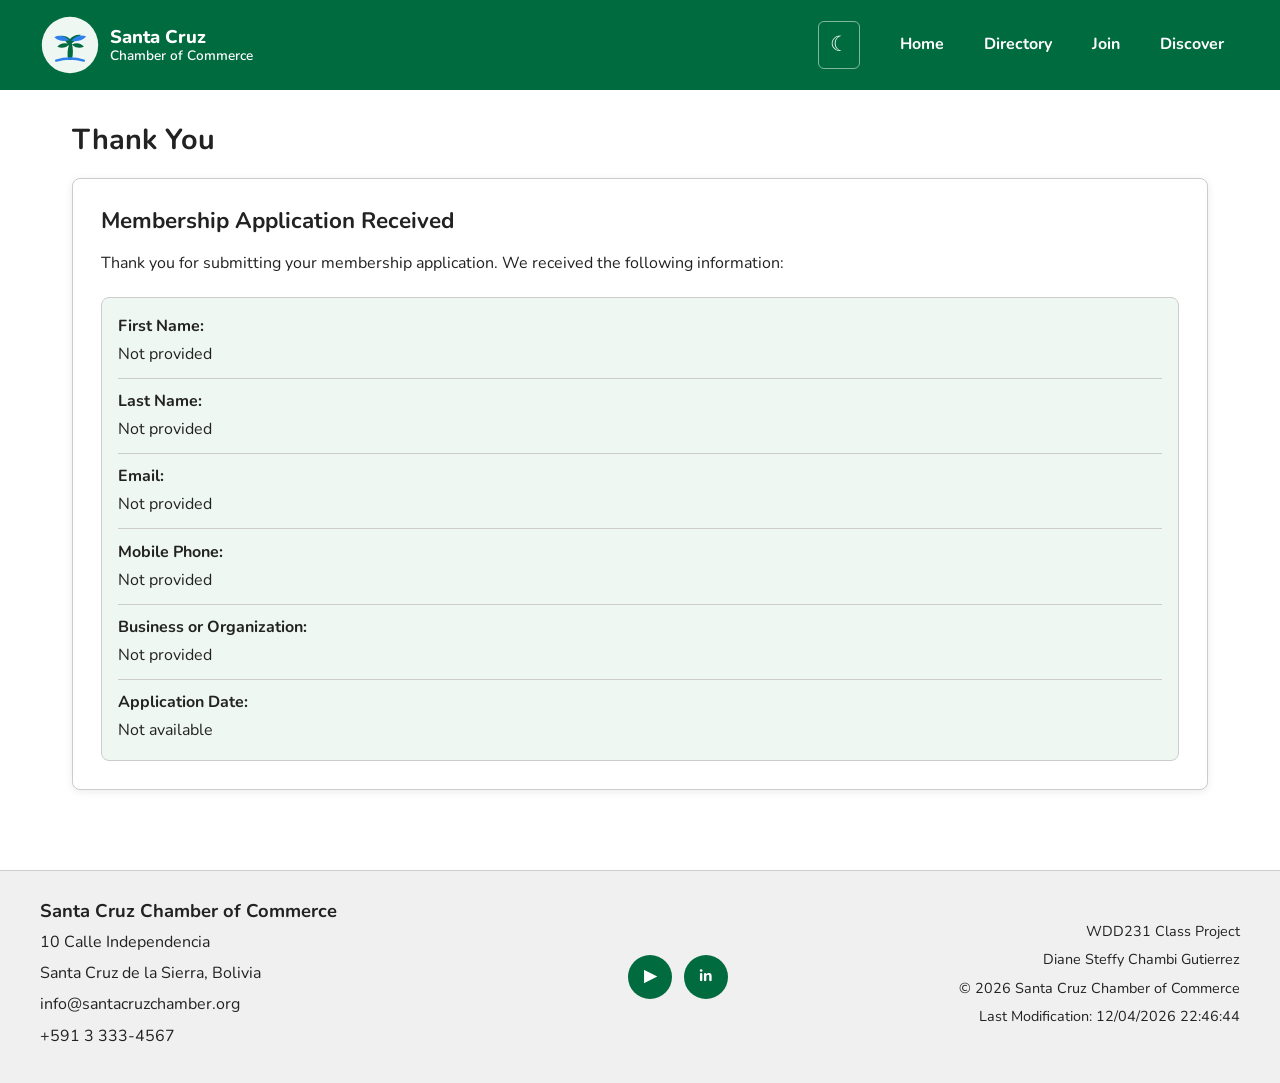
<file: chamber/thankyou.html>
<!DOCTYPE html>
<html lang="en">
<head>
    <meta charset="UTF-8">
    <meta name="viewport" content="width=device-width, initial-scale=1.0">

    <title>Thank You | Santa Cruz Chamber of Commerce</title>
    <meta name="description" content="Thank you for applying for membership in the Santa Cruz Chamber of Commerce.">
    <meta name="author" content="Diane Steffy Chambi Gutierrez">

    <link rel="icon" href="images/favicon.svg" type="image/svg+xml">

    <meta property="og:title" content="Thank You | Santa Cruz Chamber of Commerce">
    <meta property="og:description" content="Thank you for applying for membership in the Santa Cruz Chamber of Commerce.">
    <meta property="og:image" content="https://steffychambi.github.io/wdd231/chamber/images/chamber-logo.svg">
    <meta property="og:url" content="https://steffychambi.github.io/wdd231/chamber/thankyou.html">
    <meta property="og:type" content="website">

    <link rel="preconnect" href="https://fonts.googleapis.com">
    <link rel="preconnect" href="https://fonts.gstatic.com" crossorigin>
    <link href="https://fonts.googleapis.com/css2?family=Nunito:wght@400;600;700;800&display=swap" rel="stylesheet">

    <link rel="stylesheet" href="styles/normalize.css">
    <link rel="stylesheet" href="styles/small.css">
    <link rel="stylesheet" href="styles/larger.css">

    <script src="scripts/main.js" defer></script>
    <script src="scripts/thankyou.js" defer></script>
</head>

<body>
    <header class="site-header">
        <div class="header-inner">
            <a class="brand" href="index.html">
                <img src="images/chamber-logo.svg"
                    alt="Santa Cruz Chamber of Commerce logo"
                    width="48"
                    height="48">

                <div class="brand-text">
                    <span>Santa Cruz</span>
                    <span>Chamber of Commerce</span>
                </div>
            </a>

            <div class="header-controls">
                <button id="themeButton"
                    class="dark-mode-button"
                    type="button"
                    aria-label="Switch to dark mode"
                    title="Toggle dark mode">
                    ☾
                </button>

                <button id="menuButton"
                    class="menu-button"
                    type="button"
                    aria-label="Open navigation menu"
                    aria-expanded="false"
                    aria-controls="navigation">
                    ☰
                </button>
            </div>

            <nav id="navigation" class="navigation" aria-label="Main navigation">
                <a href="index.html">Home</a>
                <a href="directory.html">Directory</a>
                <a href="join.html">Join</a>
                <a href="discover.html">Discover</a>
            </nav>
        </div>
    </header>

    <main>
        <div class="main-heading">
            <h1>Thank You</h1>
        </div>

        <section class="join-form-section" aria-labelledby="application-heading">
            <h2 id="application-heading">Membership Application Received</h2>

            <p>
                Thank you for submitting your membership application.
                We received the following information:
            </p>

            <div class="application-summary">
                <p>
                    <strong>First Name:</strong>
                    <span id="display-first-name"></span>
                </p>

                <p>
                    <strong>Last Name:</strong>
                    <span id="display-last-name"></span>
                </p>

                <p>
                    <strong>Email:</strong>
                    <span id="display-email"></span>
                </p>

                <p>
                    <strong>Mobile Phone:</strong>
                    <span id="display-mobile"></span>
                </p>

                <p>
                    <strong>Business or Organization:</strong>
                    <span id="display-organization"></span>
                </p>

                <p>
                    <strong>Application Date:</strong>
                    <span id="display-timestamp"></span>
                </p>
            </div>
        </section>
    </main>

    <footer class="site-footer">
        <div class="footer-inner">
            <section class="footer-contact">
                <h2>Santa Cruz Chamber of Commerce</h2>
                <p>10 Calle Independencia</p>
                <p>Santa Cruz de la Sierra, Bolivia</p>
                <p>info@santacruzchamber.org</p>
                <p>+591 3 333-4567</p>
            </section>

            <section class="footer-social">
                <h2 class="sr-only">Social Media</h2>

                <div class="social-links">
                    <a href="https://www.youtube.com/"
                        aria-label="YouTube"
                        title="YouTube"
                        target="_blank"
                        rel="noopener noreferrer">▶</a>

                    <a href="https://www.linkedin.com/"
                        aria-label="LinkedIn"
                        title="LinkedIn"
                        target="_blank"
                        rel="noopener noreferrer">in</a>
                </div>
            </section>

            <section class="footer-project">
                <p>WDD231 Class Project</p>
                <p>Diane Steffy Chambi Gutierrez</p>
                <p>&copy; <span id="current-year"></span> Santa Cruz Chamber of Commerce</p>
                <p>Last Modification: <span id="last-modified"></span></p>
            </section>
        </div>
    </footer>
</body>
</html>
</file>
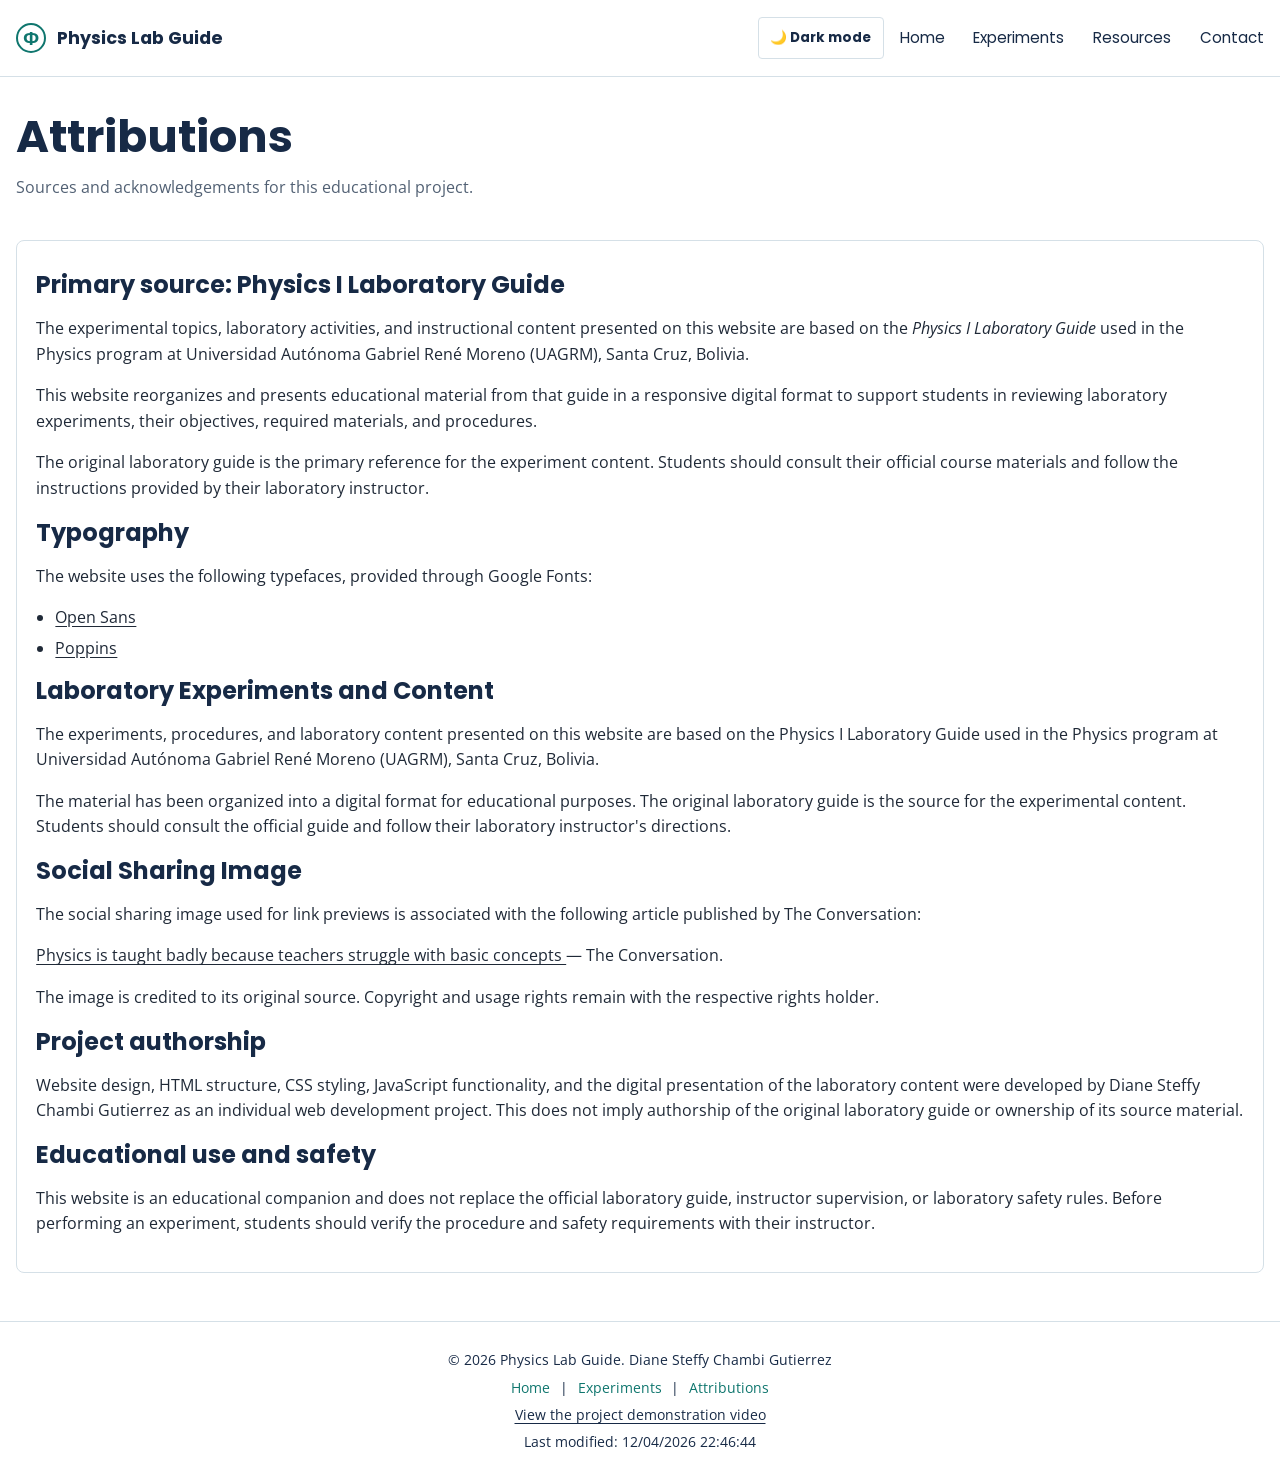
<file: individual_project/attributions.html>
<!DOCTYPE html>
<html lang="en">
<head>
    <meta charset="UTF-8">
    <meta name="viewport" content="width=device-width, initial-scale=1.0">
    <meta name="description" content="Discover hands-on physics experiments, clear laboratory guides, and practical resources for students.">
    <meta name="author" content="Diane Steffy Chambi Gutierrez">
    <meta name="theme-color" content="#172A46">

    <meta property="og:title" content="Physics Lab Guide">
    <meta property="og:description" content="Explore physics through hands-on experiments and clear laboratory guides.">
    <meta property="og:type" content="website">
    <meta property="og:url" content="https://steffychambi.github.io/wdd231/individual_project/">
    <meta property="og:image" content="https://steffychambi.github.io/wdd231/individual_project/images/social-image.webp">

    <title>Home | Physics Lab Guide</title>
    <link rel="icon" href="images/favicon.svg" type="image/svg+xml">

    <link rel="preconnect" href="https://fonts.googleapis.com">
    <link rel="preconnect" href="https://fonts.gstatic.com" crossorigin>
    <link href="https://fonts.googleapis.com/css2?family=Open+Sans:wght@400;600;700&family=Poppins:wght@400;500;600;700&display=swap" rel="stylesheet">

    <link rel="stylesheet" href="styles/normalize.css">
    <link rel="stylesheet" href="styles/small.css">
    <link rel="stylesheet" href="styles/large.css">

    <script type="module" src="scripts/main.js"></script>
</head>

<body>
    <a class="skip-link" href="#main-content">Skip to main content</a>

    <header class="site-header">
        <div class="header-inner">
            <a class="brand" href="index.html">
                <span class="brand-icon" aria-hidden="true"></span>
                <span>Physics Lab Guide</span>
            </a>

            <div class="header-actions">
                <button
                    class="theme-toggle"
                    id="themeToggle"
                    type="button"
                    aria-label="Activate dark mode"
                    aria-pressed="false"
                >
                    🌙 Dark mode
                </button>

                <button
                    class="menu-toggle"
                    id="menu-toggle"
                    type="button"
                    aria-label="Open navigation menu"
                    aria-expanded="false"
                    aria-controls="site-navigation"
                >
                    ☰
                </button>
            </div>

            <nav class="site-nav" id="site-navigation" aria-label="Main navigation">
                <a href="index.html">Home</a>
                <a href="experiments.html">Experiments</a>
                <a href="resources.html">Resources</a>
                <a href="contact.html">Contact</a>
            </nav>
        </div>
    </header>

    <main id="main-content" class="page-main">
        <section class="page-heading">
            <h1>Attributions</h1>
            <p>Sources and acknowledgements for this educational project.</p>
        </section>

        <section class="resource-card">
            <h2>Primary source: Physics I Laboratory Guide</h2>

            <p>
                The experimental topics, laboratory activities, and
                instructional content presented on this website are based
                on the <em>Physics I Laboratory Guide</em> used in the
                Physics program at Universidad Autónoma Gabriel René Moreno
                (UAGRM), Santa Cruz, Bolivia.
            </p>

            <p>
                This website reorganizes and presents educational material
                from that guide in a responsive digital format to support
                students in reviewing laboratory experiments, their
                objectives, required materials, and procedures.
            </p>

            <p>
                The original laboratory guide is the primary reference
                for the experiment content. Students should consult their
                official course materials and follow the instructions
                provided by their laboratory instructor.
            </p>

            <h2>Typography</h2>

            <p>
                The website uses the following typefaces, provided through
                Google Fonts:
            </p>

            <ul>
                <li>
                    <a href="https://fonts.google.com/specimen/Open+Sans"
                       target="_blank" rel="noopener noreferrer">
                        Open Sans
                    </a>
                </li>
                <li>
                    <a href="https://fonts.google.com/specimen/Poppins"
                       target="_blank" rel="noopener noreferrer">
                        Poppins
                    </a>
                </li>
            </ul>

            <h2>Laboratory Experiments and Content</h2>

            <p>
                The experiments, procedures, and laboratory content presented on this
                website are based on the Physics I Laboratory Guide used in the
                Physics program at Universidad Autónoma Gabriel René Moreno (UAGRM),
                Santa Cruz, Bolivia.
            </p>

            <p>
                The material has been organized into a digital format for educational
                purposes. The original laboratory guide is the source for the
                experimental content. Students should consult the official guide and
                follow their laboratory instructor's directions.
            </p>

            <h2>Social Sharing Image</h2>

            <p>
                The social sharing image used for link previews is associated with
                the following article published by The Conversation:
            </p>

            <p>
                <a
                    href="https://theconversation.com/physics-is-taught-badly-because-teachers-struggle-with-basic-concepts-86083"
                    target="_blank"
                    rel="noopener noreferrer"
                >
                    Physics is taught badly because teachers struggle with basic concepts
                </a>
                — The Conversation.
            </p>

            <p>
                The image is credited to its original source. Copyright and usage
                rights remain with the respective rights holder.
            </p>

            <h2>Project authorship</h2>

            <p>
                Website design, HTML structure, CSS styling, JavaScript
                functionality, and the digital presentation of the
                laboratory content were developed by Diane Steffy Chambi
                Gutierrez as an individual web development project.
                This does not imply authorship of the original laboratory
                guide or ownership of its source material.
            </p>

            <h2>Educational use and safety</h2>

            <p>
                This website is an educational companion and does not
                replace the official laboratory guide, instructor
                supervision, or laboratory safety rules. Before performing
                an experiment, students should verify the procedure and
                safety requirements with their instructor.
            </p>
        </section>
    </main>

    <footer class="site-footer">
        <p>
            © <span id="current-year"></span> Physics Lab Guide.
            Diane Steffy Chambi Gutierrez
        </p>

        <div class="footer-links">
            <a href="index.html">Home</a>
            <span aria-hidden="true">|</span>
            <a href="experiments.html">Experiments</a>
            <span aria-hidden="true">|</span>
            <a href="attributions.html" aria-current="page">Attributions</a>
        </div>

        <p>
            <a href="https://www.loom.com/share/f886ad6e598742908f421e3170ed2aa7" target="_blank" rel="noopener noreferrer">
                View the project demonstration video
            </a>
        </p>

        <p id="last-modified"></p>
    </footer>
</body>
</html>
</file>
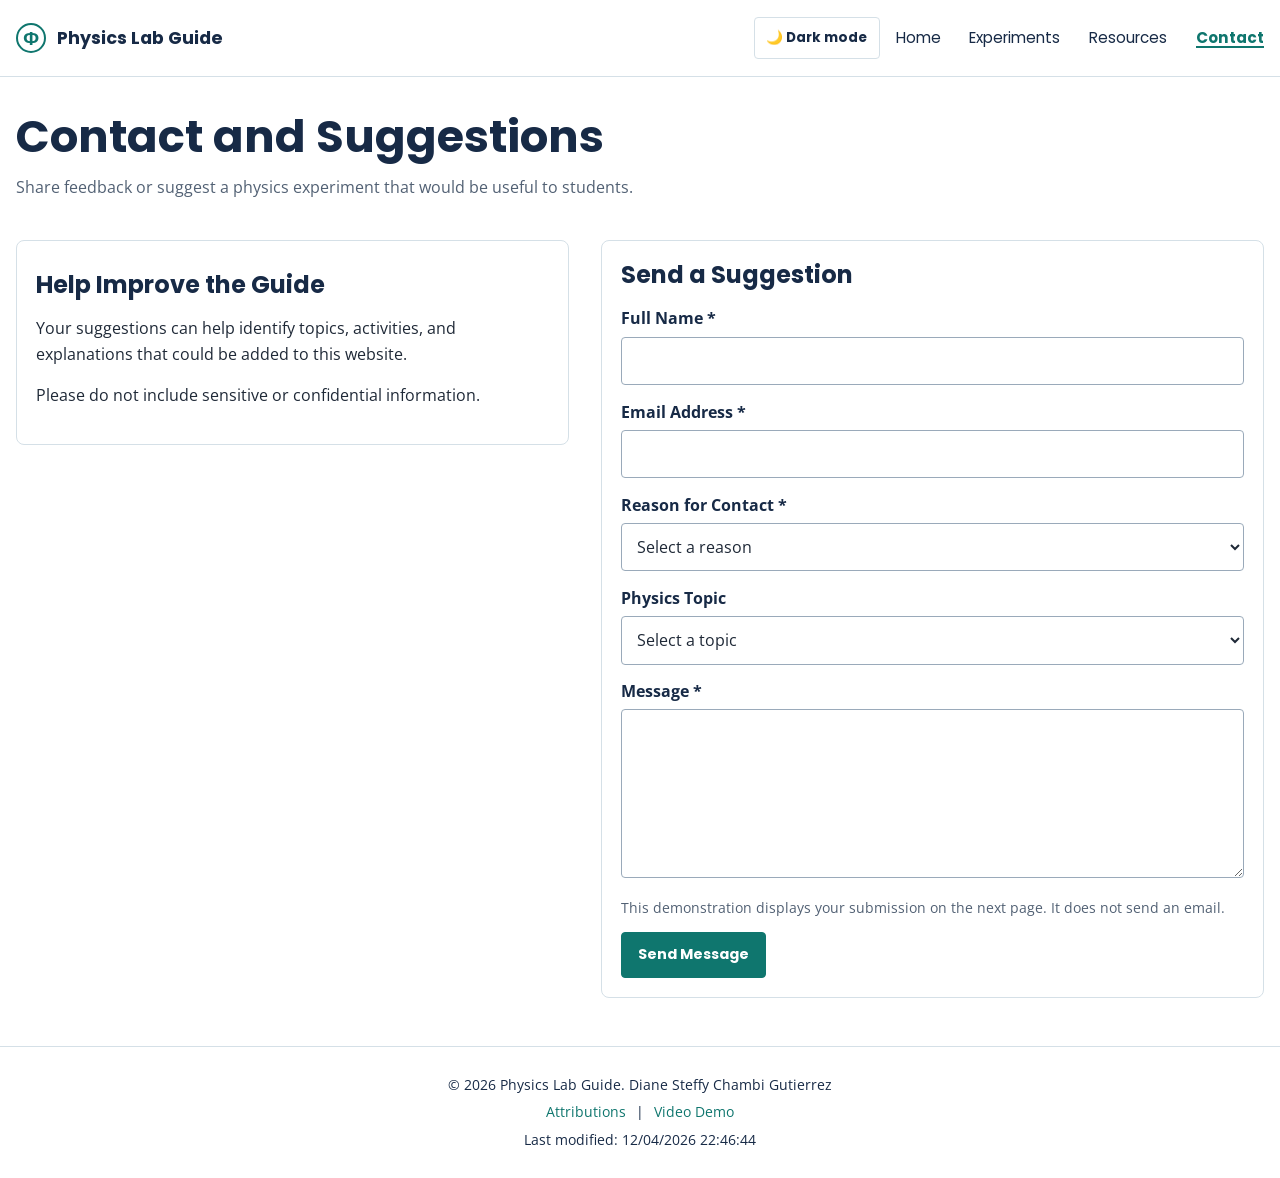
<file: individual_project/contact.html>
<!DOCTYPE html>
<html lang="en">
<head>
    <meta charset="UTF-8">
    <meta name="viewport" content="width=device-width, initial-scale=1.0">
    <meta name="description" content="Discover hands-on physics experiments, clear laboratory guides, and practical resources for students.">
    <meta name="author" content="Diane Steffy Chambi Gutierrez">
    <meta name="theme-color" content="#172A46">

    <meta property="og:title" content="Physics Lab Guide">
    <meta property="og:description" content="Explore physics through hands-on experiments and clear laboratory guides.">
    <meta property="og:type" content="website">
    <meta property="og:url" content="https://steffychambi.github.io/wdd231/individual_project/">
    <meta property="og:image" content="https://steffychambi.github.io/wdd231/individual_project/images/social-image.webp">

    <title>Home | Physics Lab Guide</title>
    <link rel="icon" href="images/favicon.svg" type="image/svg+xml">

    <link rel="preconnect" href="https://fonts.googleapis.com">
    <link rel="preconnect" href="https://fonts.gstatic.com" crossorigin>
    <link href="https://fonts.googleapis.com/css2?family=Open+Sans:wght@400;600;700&family=Poppins:wght@400;500;600;700&display=swap" rel="stylesheet">

    <link rel="stylesheet" href="styles/normalize.css">
    <link rel="stylesheet" href="styles/small.css">
    <link rel="stylesheet" href="styles/large.css">
    <script type="module" src="scripts/main.js"></script>
</head>

<body>
    <a class="skip-link" href="#main-content">Skip to main content</a>

    <header class="site-header">
        <div class="header-inner">
            <a class="brand" href="index.html">
                <span class="brand-icon" aria-hidden="true"></span>
                <span>Physics Lab Guide</span>
            </a>

            <div class="header-actions">
                <button
                    class="theme-toggle"
                    id="themeToggle"
                    type="button"
                    aria-label="Activate dark mode"
                    aria-pressed="false"
                >
                    🌙 Dark mode
                </button>

                <button
                    class="menu-toggle"
                    id="menu-toggle"
                    type="button"
                    aria-label="Open navigation menu"
                    aria-expanded="false"
                    aria-controls="site-navigation"
                >
                    ☰
                </button>
            </div>

            <nav class="site-nav" id="site-navigation" aria-label="Main navigation">
                <a href="index.html">Home</a>
                <a href="experiments.html">Experiments</a>
                <a href="resources.html">Resources</a>
                <a href="contact.html" aria-current="page">Contact</a>
            </nav>
        </div>
    </header>

    <main id="main-content" class="page-main">
        <section class="page-heading">
            <h1>Contact and Suggestions</h1>
            <p>
                Share feedback or suggest a physics experiment that would
                be useful to students.
            </p>
        </section>

        <div class="contact-layout">
            <section class="resource-card">
                <h2>Help Improve the Guide</h2>
                <p>
                    Your suggestions can help identify topics, activities,
                    and explanations that could be added to this website.
                </p>
                <p>
                    Please do not include sensitive or confidential information.
                </p>
            </section>

            <form class="contact-form" action="form-action.html" method="get">
                <h2>Send a Suggestion</h2>

                <label for="name">Full Name *</label>
                <input id="name" name="name" type="text"
                    autocomplete="name" minlength="2" maxlength="70" required>

                <label for="email">Email Address *</label>
                <input id="email" name="email" type="email"
                    autocomplete="email" required>

                <label for="reason">Reason for Contact *</label>
                <select id="reason" name="reason" required>
                    <option value="">Select a reason</option>
                    <option value="Experiment suggestion">Experiment suggestion</option>
                    <option value="Website feedback">Website feedback</option>
                    <option value="Correction">Correction</option>
                    <option value="Other">Other</option>
                </select>

                <label for="topic">Physics Topic</label>
                <select id="topic" name="topic">
                    <option value="">Select a topic</option>
                    <option value="Error Theory">Error Theory</option>
                    <option value="Vectors">Vectors</option>
                    <option value="Simple Machines">Simple Machines</option>
                    <option value="Kinematics">Kinematics</option>
                    <option value="Dynamics">Dynamics</option>
                    <option value="Energy">Energy</option>
                    <option value="Angular Momentum">Angular Momentum</option>
                </select>

                <label for="message">Message *</label>
                <textarea id="message" name="message" rows="6"
                    minlength="10" maxlength="1000" required></textarea>

                <p class="form-note">
                    This demonstration displays your submission on the next page.
                    It does not send an email.
                </p>

                <button class="button button-primary" type="submit">
                    Send Message
                </button>
            </form>
        </div>
    </main>

    <footer class="site-footer">
        <p>
            © <span id="current-year"></span> Physics Lab Guide.
            Diane Steffy Chambi Gutierrez
        </p>
        <div class="footer-links">
            <a href="attributions.html">Attributions</a>
            <span aria-hidden="true">|</span>
            <a href="https://www.loom.com/share/f886ad6e598742908f421e3170ed2aa7" target="_blank" rel="noopener noreferrer">Video Demo</a>
        </div>
        <p id="last-modified"></p>
    </footer>
</body>
</html>
</file>
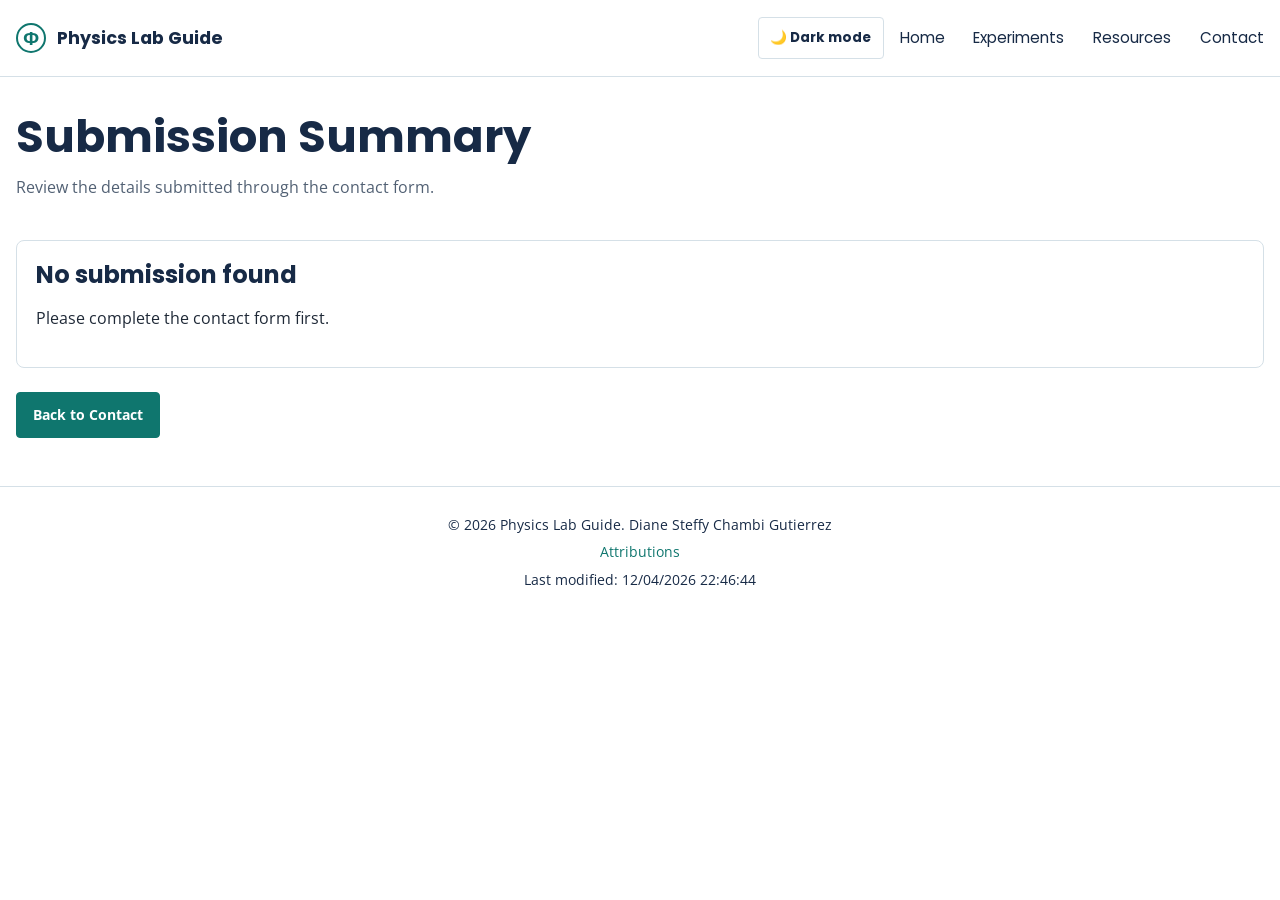
<file: individual_project/form-action.html>
<!DOCTYPE html>
<html lang="en">
<head>
    <meta charset="UTF-8">
    <meta name="viewport" content="width=device-width, initial-scale=1.0">
    <meta name="description" content="Discover hands-on physics experiments, clear laboratory guides, and practical resources for students.">
    <meta name="author" content="Diane Steffy Chambi Gutierrez">
    <meta name="theme-color" content="#172A46">

    <meta property="og:title" content="Physics Lab Guide">
    <meta property="og:description" content="Explore physics through hands-on experiments and clear laboratory guides.">
    <meta property="og:type" content="website">
    <meta property="og:url" content="https://steffychambi.github.io/wdd231/individual_project/">
    <meta property="og:image" content="https://steffychambi.github.io/wdd231/individual_project/images/social-image.webp">

    <title>Home | Physics Lab Guide</title>
    <link rel="icon" href="images/favicon.svg" type="image/svg+xml">

    <link rel="preconnect" href="https://fonts.googleapis.com">
    <link rel="preconnect" href="https://fonts.gstatic.com" crossorigin>
    <link href="https://fonts.googleapis.com/css2?family=Open+Sans:wght@400;600;700&family=Poppins:wght@400;500;600;700&display=swap" rel="stylesheet">

    <link rel="stylesheet" href="styles/normalize.css">
    <link rel="stylesheet" href="styles/small.css">
    <link rel="stylesheet" href="styles/large.css">

    <script type="module" src="scripts/main.js"></script>
    <script type="module" src="scripts/form-action.js"></script>
</head>

<body>
    <a class="skip-link" href="#main-content">Skip to main content</a>

    <header class="site-header">
        <div class="header-inner">
            <a class="brand" href="index.html">
                <span class="brand-icon" aria-hidden="true"></span>
                <span>Physics Lab Guide</span>
            </a>

            <div class="header-actions">
                <button
                    class="theme-toggle"
                    id="themeToggle"
                    type="button"
                    aria-label="Activate dark mode"
                    aria-pressed="false"
                >
                    🌙 Dark mode
                </button>

                <button
                    class="menu-toggle"
                    id="menu-toggle"
                    type="button"
                    aria-label="Open navigation menu"
                    aria-expanded="false"
                    aria-controls="site-navigation"
                >
                    ☰
                </button>
            </div>

            <nav class="site-nav" id="site-navigation" aria-label="Main navigation">
                <a href="index.html">Home</a>
                <a href="experiments.html">Experiments</a>
                <a href="resources.html">Resources</a>
                <a href="contact.html">Contact</a>
            </nav>
        </div>
    </header>

    <main id="main-content" class="page-main">
        <section class="page-heading">
            <h1>Submission Summary</h1>
            <p>Review the details submitted through the contact form.</p>
        </section>

        <section id="submission-summary" class="submission-card" aria-live="polite">
            <p>Loading submission...</p>
        </section>

        <a class="button button-primary" href="contact.html">
            Back to Contact
        </a>
    </main>

    <footer class="site-footer">
        <p>
            © <span id="current-year"></span> Physics Lab Guide.
            Diane Steffy Chambi Gutierrez
        </p>
        <div class="footer-links">
            <a href="attributions.html">Attributions</a>
        </div>
        <p id="last-modified"></p>
    </footer>
</body>
</html>
</file>
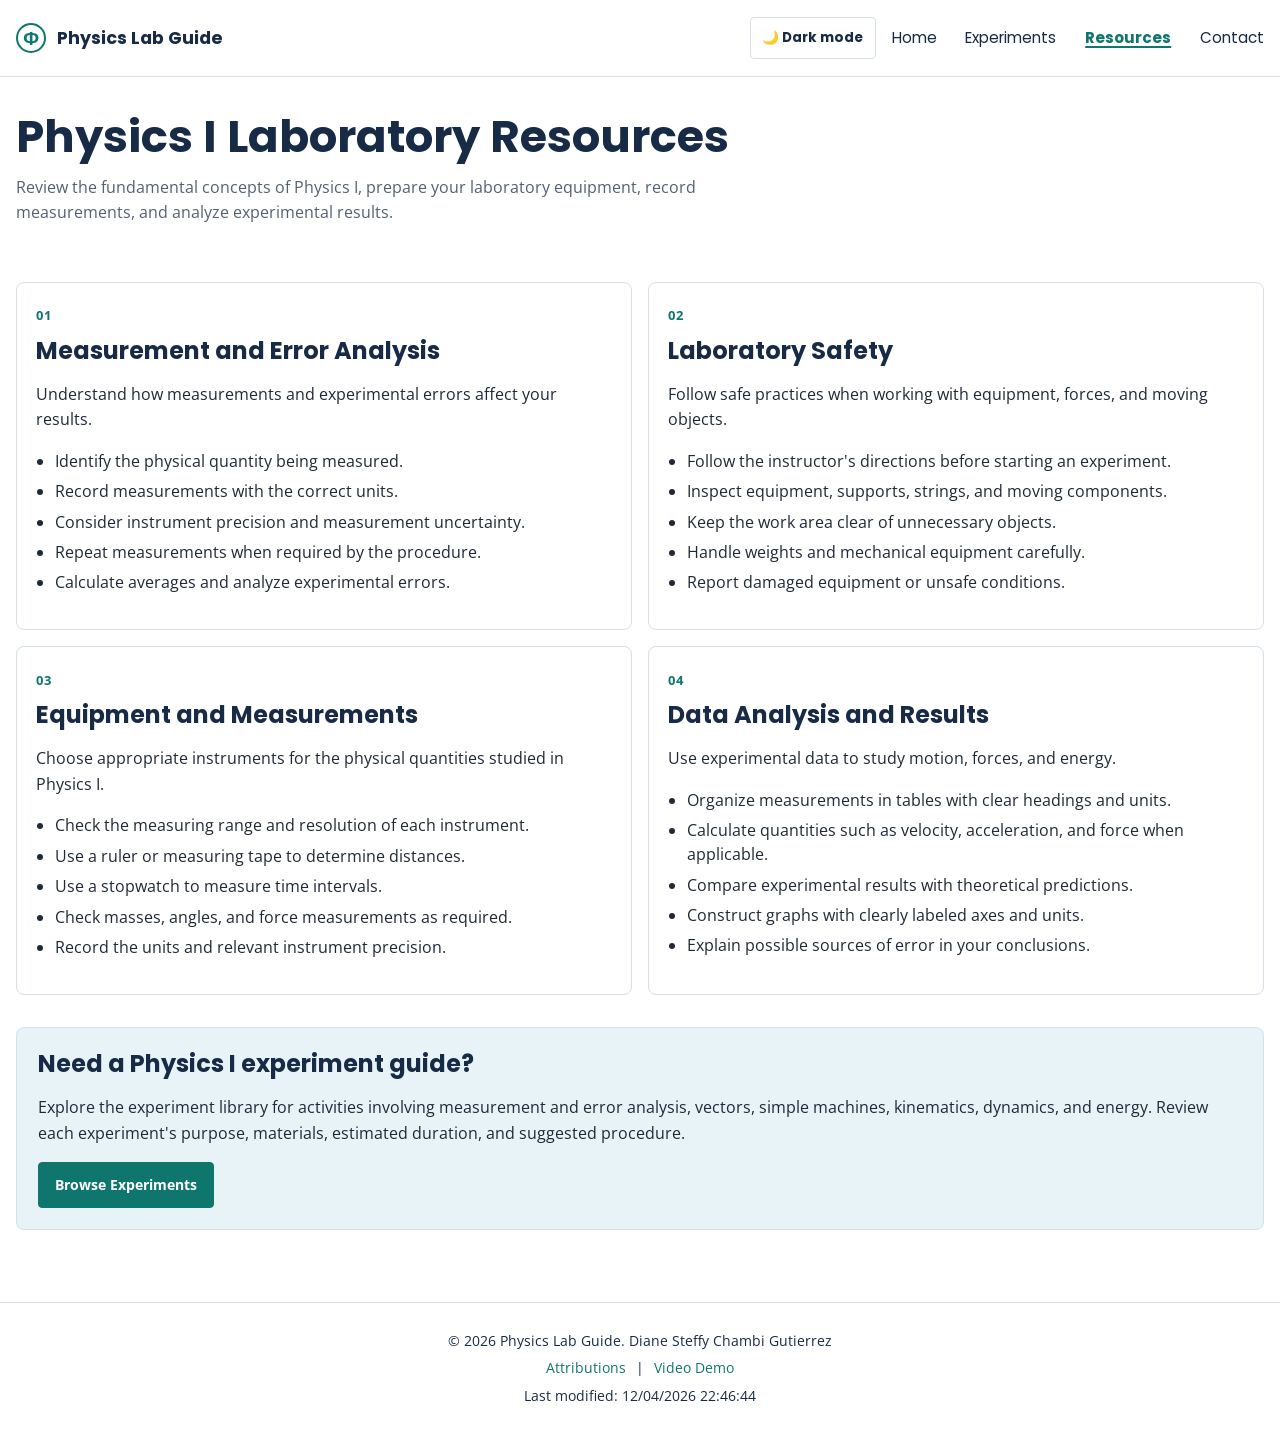
<file: individual_project/resources.html>
<!DOCTYPE html>
<html lang="en">
<head>
    <meta charset="UTF-8">
    <meta name="viewport" content="width=device-width, initial-scale=1.0">
    <meta name="description" content="Discover hands-on physics experiments, clear laboratory guides, and practical resources for students.">
    <meta name="author" content="Diane Steffy Chambi Gutierrez">
    <meta name="theme-color" content="#172A46">

    <meta property="og:title" content="Physics Lab Guide">
    <meta property="og:description" content="Explore physics through hands-on experiments and clear laboratory guides.">
    <meta property="og:type" content="website">
    <meta property="og:url" content="https://steffychambi.github.io/wdd231/individual_project/">
    <meta property="og:image" content="https://steffychambi.github.io/wdd231/individual_project/images/social-image.webp">

    <title>Home | Physics Lab Guide</title>
    <link rel="icon" href="images/favicon.svg" type="image/svg+xml">

    <link rel="preconnect" href="https://fonts.googleapis.com">
    <link rel="preconnect" href="https://fonts.gstatic.com" crossorigin>
    <link href="https://fonts.googleapis.com/css2?family=Open+Sans:wght@400;600;700&family=Poppins:wght@400;500;600;700&display=swap" rel="stylesheet">

    <link rel="stylesheet" href="styles/normalize.css">
    <link rel="stylesheet" href="styles/small.css">
    <link rel="stylesheet" href="styles/large.css">
    <script type="module" src="scripts/main.js"></script>
</head>

<body>
    <a class="skip-link" href="#main-content">Skip to main content</a>

    <header class="site-header">
        <div class="header-inner">
            <a class="brand" href="index.html">
                <span class="brand-icon" aria-hidden="true"></span>
                <span>Physics Lab Guide</span>
            </a>

            <div class="header-actions">
                <button
                    class="theme-toggle"
                    id="themeToggle"
                    type="button"
                    aria-label="Activate dark mode"
                    aria-pressed="false"
                >
                    🌙 Dark mode
                </button>

                <button
                    class="menu-toggle"
                    id="menu-toggle"
                    type="button"
                    aria-label="Open navigation menu"
                    aria-expanded="false"
                    aria-controls="site-navigation"
                >
                    ☰
                </button>
            </div>

            <nav class="site-nav" id="site-navigation" aria-label="Main navigation">
                <a href="index.html">Home</a>
                <a href="experiments.html">Experiments</a>
                <a href="resources.html" aria-current="page">Resources</a>
                <a href="contact.html">Contact</a>
            </nav>
        </div>
    </header>

    <main id="main-content" class="page-main">
        <section class="page-heading">
            <h1>Physics I Laboratory Resources</h1>
            <p>
                Review the fundamental concepts of Physics I, prepare your
                laboratory equipment, record measurements, and analyze
                experimental results.
            </p>
        </section>

        <section class="resource-grid">
            <article class="resource-card">
                <span class="resource-number">01</span>
                <h2>Measurement and Error Analysis</h2>
                <p>Understand how measurements and experimental errors affect your results.</p>
                <ul>
                    <li>Identify the physical quantity being measured.</li>
                    <li>Record measurements with the correct units.</li>
                    <li>Consider instrument precision and measurement uncertainty.</li>
                    <li>Repeat measurements when required by the procedure.</li>
                    <li>Calculate averages and analyze experimental errors.</li>
                </ul>
            </article>

            <article class="resource-card">
                <span class="resource-number">02</span>
                <h2>Laboratory Safety</h2>
                <p>Follow safe practices when working with equipment, forces, and moving objects.</p>
                <ul>
                    <li>Follow the instructor's directions before starting an experiment.</li>
                    <li>Inspect equipment, supports, strings, and moving components.</li>
                    <li>Keep the work area clear of unnecessary objects.</li>
                    <li>Handle weights and mechanical equipment carefully.</li>
                    <li>Report damaged equipment or unsafe conditions.</li>
                </ul>
            </article>

            <article class="resource-card">
                <span class="resource-number">03</span>
                <h2>Equipment and Measurements</h2>
                <p>Choose appropriate instruments for the physical quantities studied in Physics I.</p>
                <ul>
                    <li>Check the measuring range and resolution of each instrument.</li>
                    <li>Use a ruler or measuring tape to determine distances.</li>
                    <li>Use a stopwatch to measure time intervals.</li>
                    <li>Check masses, angles, and force measurements as required.</li>
                    <li>Record the units and relevant instrument precision.</li>
                </ul>
            </article>

            <article class="resource-card">
                <span class="resource-number">04</span>
                <h2>Data Analysis and Results</h2>
                <p>Use experimental data to study motion, forces, and energy.</p>
                <ul>
                    <li>Organize measurements in tables with clear headings and units.</li>
                    <li>Calculate quantities such as velocity, acceleration, and force when applicable.</li>
                    <li>Compare experimental results with theoretical predictions.</li>
                    <li>Construct graphs with clearly labeled axes and units.</li>
                    <li>Explain possible sources of error in your conclusions.</li>
                </ul>
            </article>
        </section>

        <section class="resource-callout">
            <h2>Need a Physics I experiment guide?</h2>
            <p>
                Explore the experiment library for activities involving
                measurement and error analysis, vectors, simple machines,
                kinematics, dynamics, and energy. Review each experiment's
                purpose, materials, estimated duration, and suggested procedure.
            </p>
            <a class="button button-primary" href="experiments.html">
                Browse Experiments
            </a>
        </section>
    </main>

    <footer class="site-footer">
        <p>
            © <span id="current-year"></span> Physics Lab Guide.
            Diane Steffy Chambi Gutierrez
        </p>
        <div class="footer-links">
            <a href="attributions.html">Attributions</a>
            <span aria-hidden="true">|</span>
            <a href="https://www.loom.com/share/f886ad6e598742908f421e3170ed2aa7" target="_blank" rel="noopener noreferrer">Video Demo</a>
        </div>
        <p id="last-modified"></p>
    </footer>
</body>
</html>
</file>
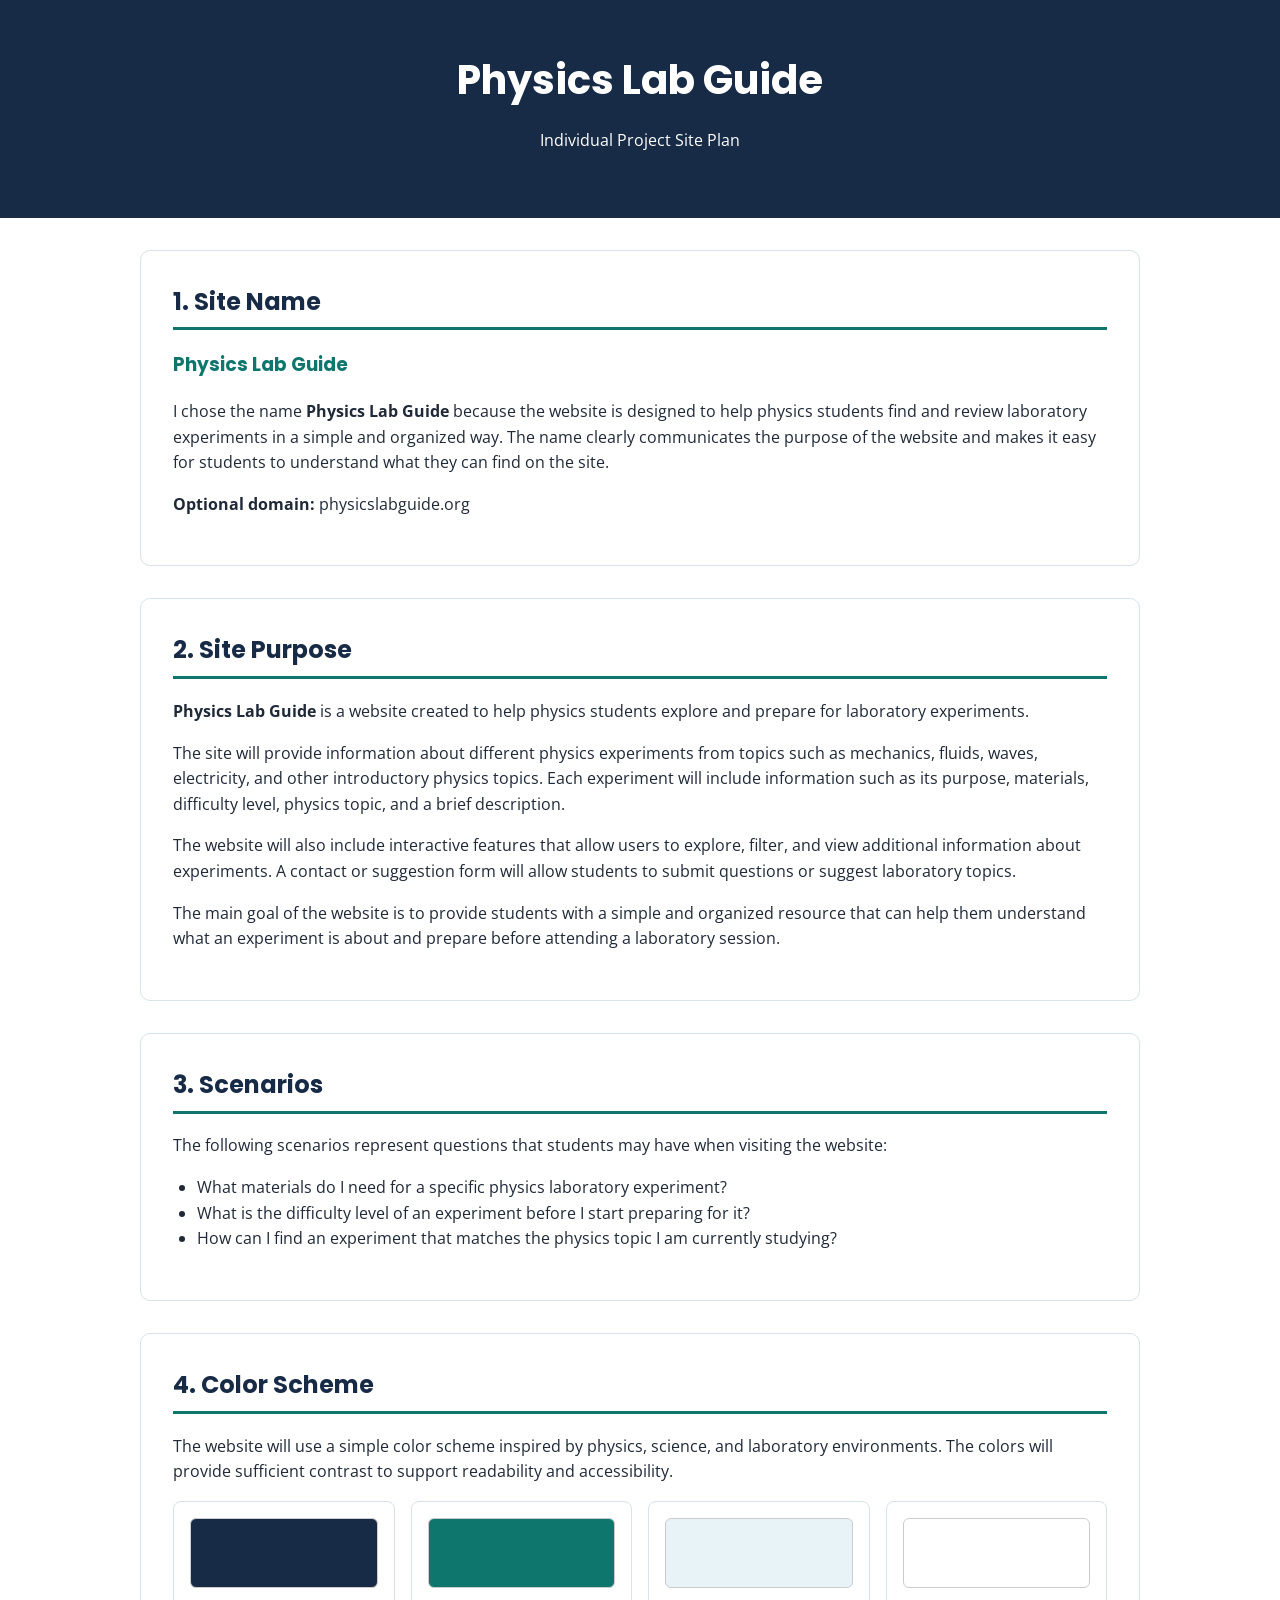
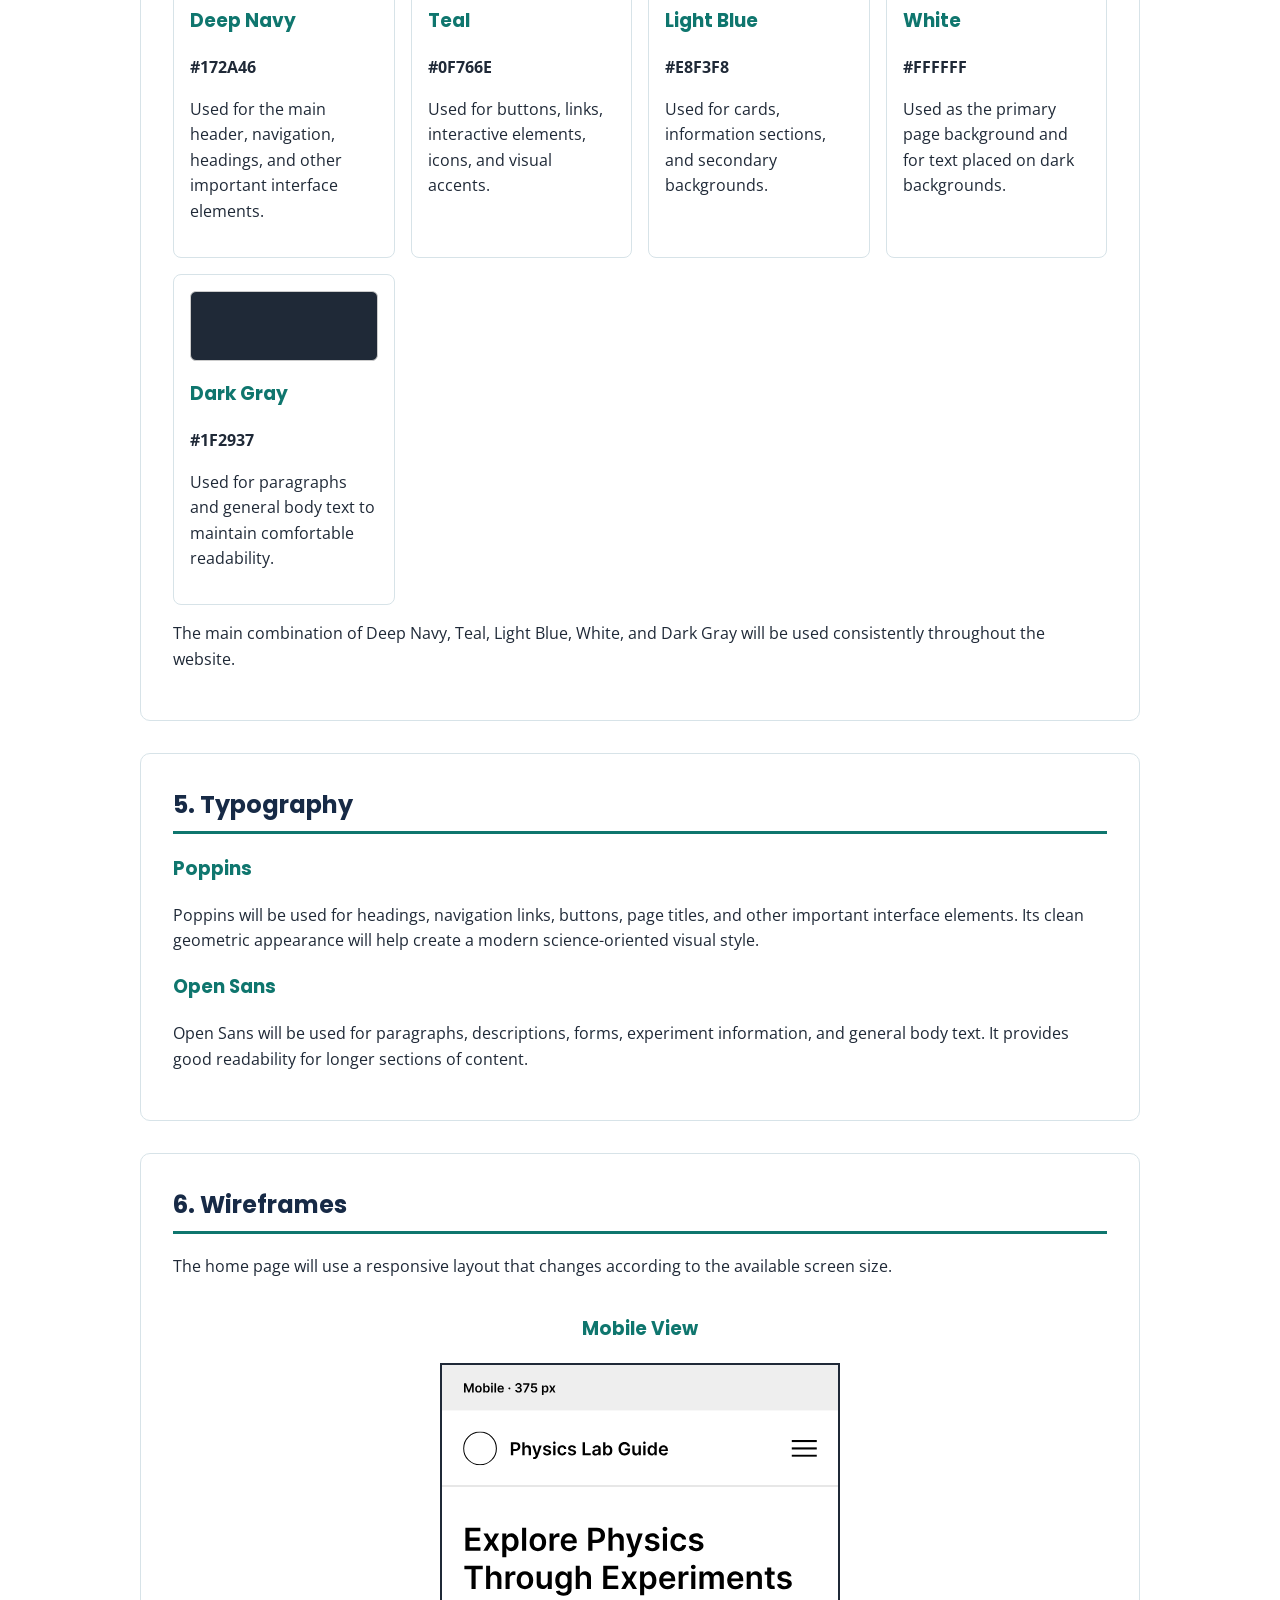
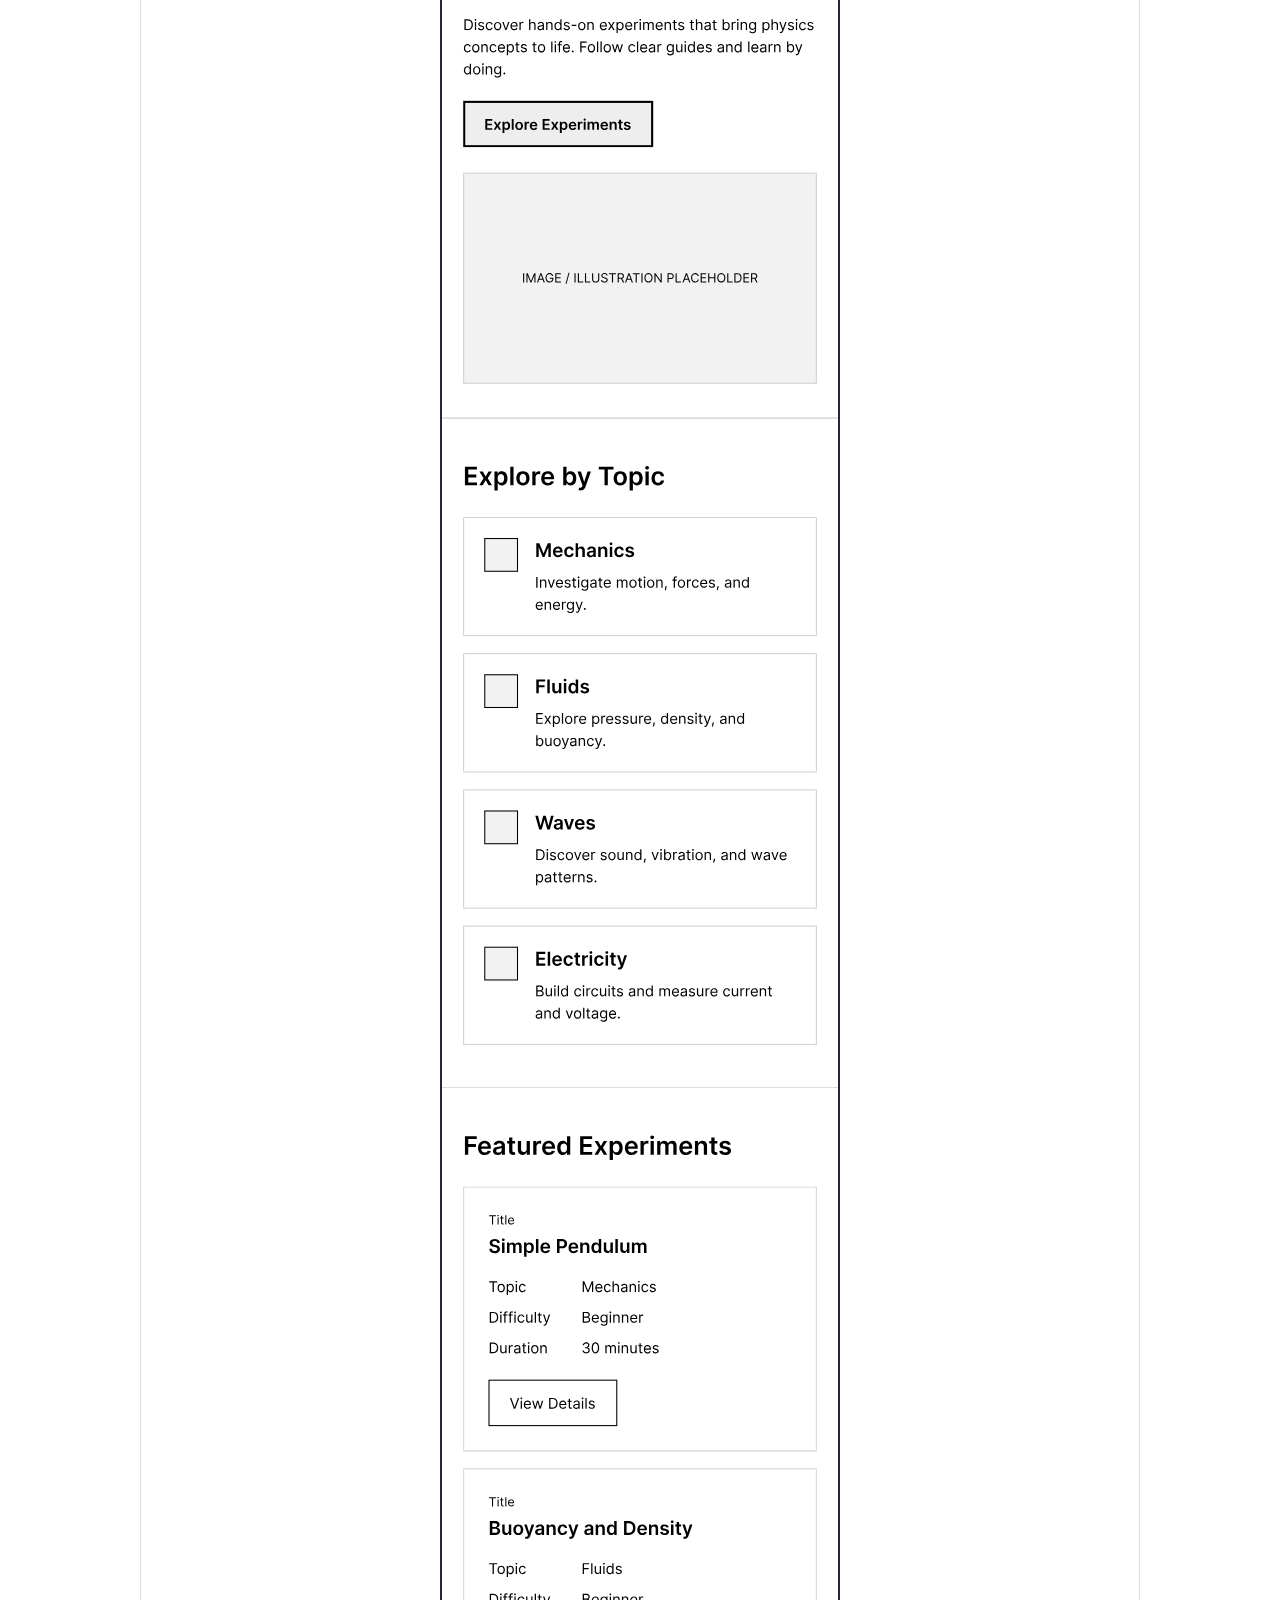
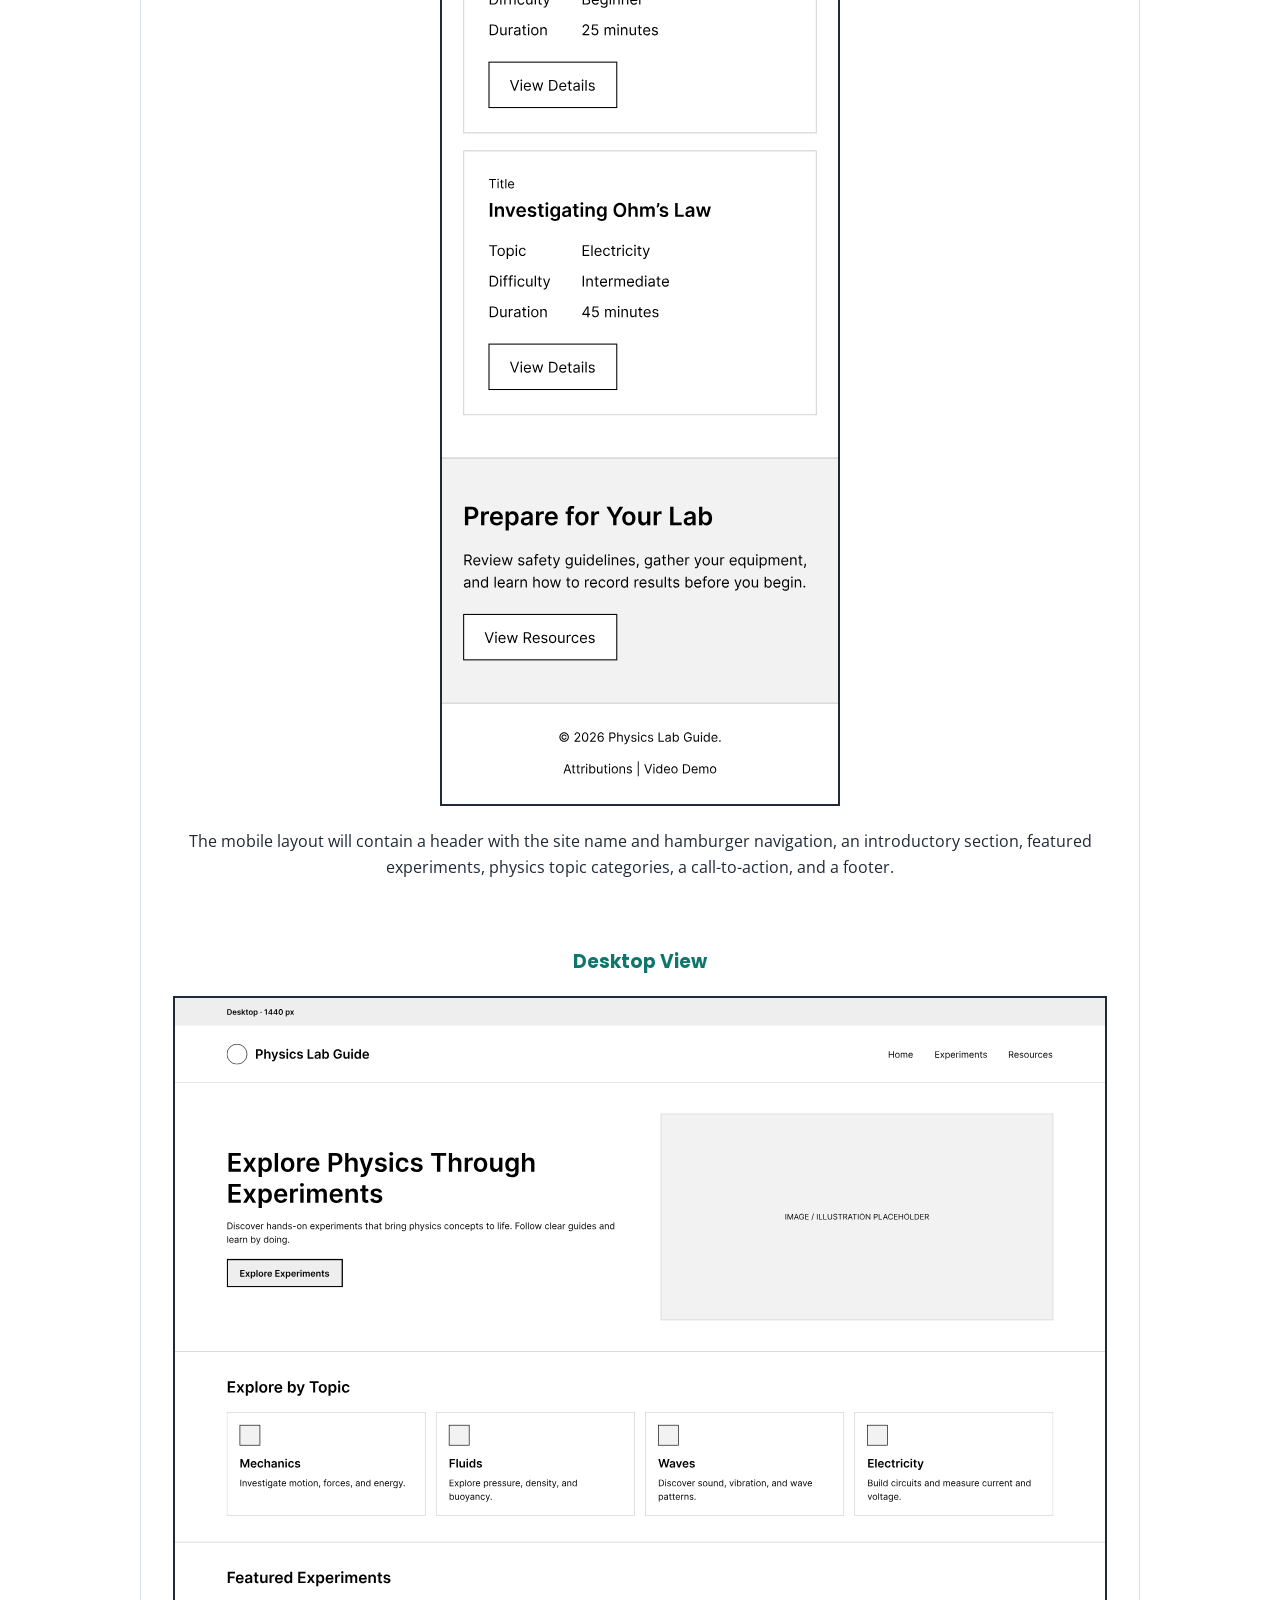
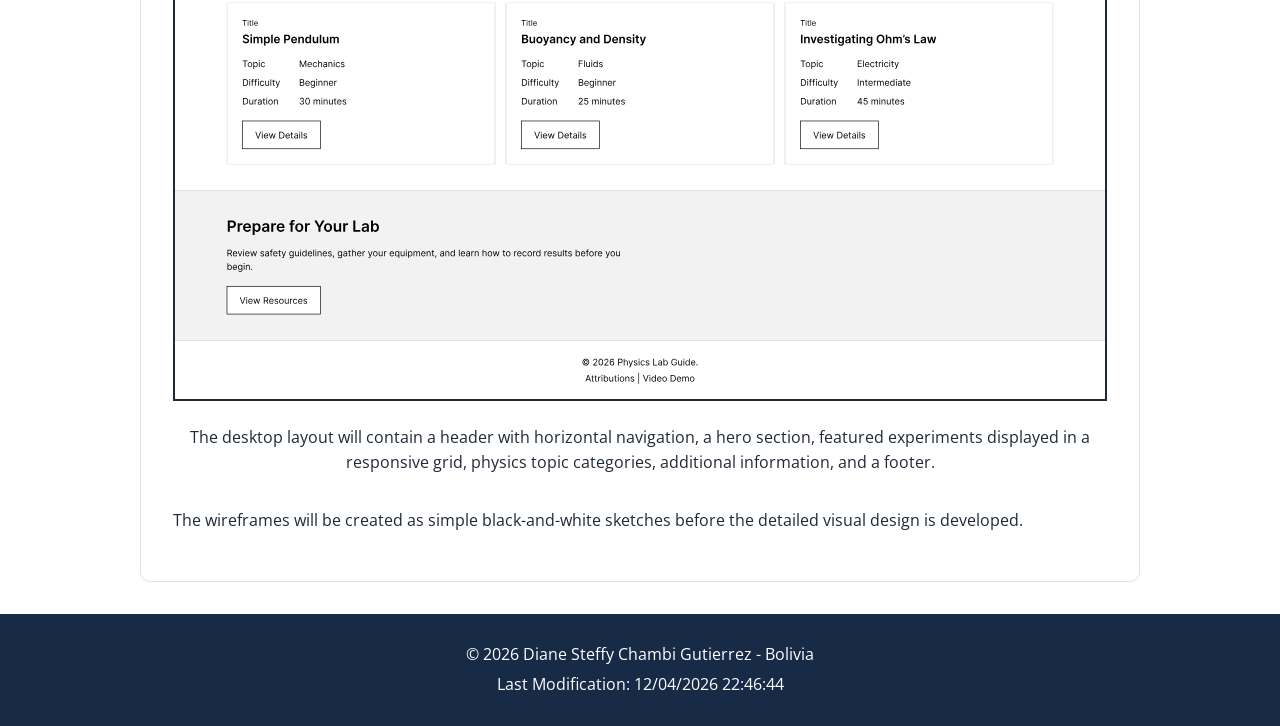
<file: individual_project/siteplan.html>
<!DOCTYPE html>
<html lang="en">
<head>
    <meta charset="UTF-8">
    <meta name="viewport" content="width=device-width, initial-scale=1.0">

    <meta name="description" content="Website planning document for the Physics Lab Guide project.">
    <meta name="author" content="Diane Steffy Chambi Gutierrez">

    <title>Physics Lab Guide | Site Plan</title>

    <link rel="preconnect" href="https://fonts.googleapis.com">
    <link rel="preconnect" href="https://fonts.gstatic.com" crossorigin>

    <link href="https://fonts.googleapis.com/css2?family=Open+Sans:wght@400;600&family=Poppins:wght@400;600;700&display=swap" rel="stylesheet">

    <link rel="stylesheet" href="styles/siteplan.css">
</head>

<body>

<header>
    <h1>Physics Lab Guide</h1>
    <p>Individual Project Site Plan</p>
</header>

<main>

    <section>
        <h2>1. Site Name</h2>

        <h3>Physics Lab Guide</h3>

        <p>
            I chose the name <strong>Physics Lab Guide</strong> because the
            website is designed to help physics students find and review
            laboratory experiments in a simple and organized way. The name
            clearly communicates the purpose of the website and makes it easy
            for students to understand what they can find on the site.
        </p>

        <p>
            <strong>Optional domain:</strong> physicslabguide.org
        </p>
    </section>


    <section>
        <h2>2. Site Purpose</h2>

        <p>
            <strong>Physics Lab Guide</strong> is a website created to help
            physics students explore and prepare for laboratory experiments.
        </p>

        <p>
            The site will provide information about different physics
            experiments from topics such as mechanics, fluids, waves,
            electricity, and other introductory physics topics. Each
            experiment will include information such as its purpose,
            materials, difficulty level, physics topic, and a brief
            description.
        </p>

        <p>
            The website will also include interactive features that allow
            users to explore, filter, and view additional information about
            experiments. A contact or suggestion form will allow students
            to submit questions or suggest laboratory topics.
        </p>

        <p>
            The main goal of the website is to provide students with a
            simple and organized resource that can help them understand
            what an experiment is about and prepare before attending a
            laboratory session.
        </p>
    </section>


    <section>
        <h2>3. Scenarios</h2>

        <p>
            The following scenarios represent questions that students may
            have when visiting the website:
        </p>

        <ul>
            <li>
                What materials do I need for a specific physics laboratory
                experiment?
            </li>

            <li>
                What is the difficulty level of an experiment before I
                start preparing for it?
            </li>

            <li>
                How can I find an experiment that matches the physics topic
                I am currently studying?
            </li>
        </ul>
    </section>


    <section>
        <h2>4. Color Scheme</h2>

        <p>
            The website will use a simple color scheme inspired by physics,
            science, and laboratory environments. The colors will provide
            sufficient contrast to support readability and accessibility.
        </p>

        <div class="colors">

            <article class="color-card">
                <div class="color-sample navy"></div>

                <h3>Deep Navy</h3>

                <p><strong>#172A46</strong></p>

                <p>
                    Used for the main header, navigation, headings, and
                    other important interface elements.
                </p>
            </article>


            <article class="color-card">
                <div class="color-sample teal"></div>

                <h3>Teal</h3>

                <p><strong>#0F766E</strong></p>

                <p>
                    Used for buttons, links, interactive elements, icons,
                    and visual accents.
                </p>
            </article>


            <article class="color-card">
                <div class="color-sample light-blue"></div>

                <h3>Light Blue</h3>

                <p><strong>#E8F3F8</strong></p>

                <p>
                    Used for cards, information sections, and secondary
                    backgrounds.
                </p>
            </article>


            <article class="color-card">
                <div class="color-sample white"></div>

                <h3>White</h3>

                <p><strong>#FFFFFF</strong></p>

                <p>
                    Used as the primary page background and for text placed
                    on dark backgrounds.
                </p>
            </article>


            <article class="color-card">
                <div class="color-sample dark-gray"></div>

                <h3>Dark Gray</h3>

                <p><strong>#1F2937</strong></p>

                <p>
                    Used for paragraphs and general body text to maintain
                    comfortable readability.
                </p>
            </article>

        </div>

        <p>
            The main combination of Deep Navy, Teal, Light Blue, White,
            and Dark Gray will be used consistently throughout the website.
        </p>
    </section>


    <section>
        <h2>5. Typography</h2>

        <article>
            <h3>Poppins</h3>

            <p>
                Poppins will be used for headings, navigation links,
                buttons, page titles, and other important interface
                elements. Its clean geometric appearance will help create
                a modern science-oriented visual style.
            </p>
        </article>

        <article>
            <h3>Open Sans</h3>

            <p>
                Open Sans will be used for paragraphs, descriptions,
                forms, experiment information, and general body text.
                It provides good readability for longer sections of
                content.
            </p>
        </article>
    </section>


    <section>
        <h2>6. Wireframes</h2>

        <p>
            The home page will use a responsive layout that changes
            according to the available screen size.
        </p>

        <div class="wireframes">

            <article class="wireframe">
                <h3>Mobile View</h3>

                <img
                    src="images/wireframe-mobile.svg"
                    alt="Black and white wireframe of the Physics Lab Guide home page on a mobile screen"
                    width="400"
                    height="800"
                >

                <p>
                    The mobile layout will contain a header with the
                    site name and hamburger navigation, an introductory
                    section, featured experiments, physics topic
                    categories, a call-to-action, and a footer.
                </p>
            </article>


            <article class="wireframe">
                <h3>Desktop View</h3>

                <img
                    src="images/wireframe-desktop.svg"
                    alt="Black and white wireframe of the Physics Lab Guide home page on a desktop screen"
                    width="1000"
                    height="700"
                >

                <p>
                    The desktop layout will contain a header with
                    horizontal navigation, a hero section, featured
                    experiments displayed in a responsive grid, physics
                    topic categories, additional information, and a
                    footer.
                </p>
            </article>

        </div>

        <p>
            The wireframes will be created as simple black-and-white
            sketches before the detailed visual design is developed.
        </p>
    </section>

</main>


<footer>
    <p>
        &copy; <span id="currentyear"></span>
        Diane Steffy Chambi Gutierrez - Bolivia
    </p>

    <p id="lastModified"></p>
</footer>

<script src="scripts/siteplan.js" defer></script>

</body>
</html>
</file>
<file: styles/small.css>
body {
    font-family: "Nunito", Arial, sans-serif;
    color: #2f2f3a;
    background-color: #f7f5fc;
    min-width: 320px;
}

a {
    color: inherit;
}

/* header and profile */
header {
    background-color: #5b4b8a;
    color: white;
    padding: 1rem;
    display: flex;
    align-items: center;
    justify-content: space-between;
    flex-wrap: wrap;
    position: relative;
}

.profile {
    display: flex;
    align-items: center;
    gap: 0.8rem;
}

.profile img {
    width: 55px;
    height: 55px;
    object-fit: contain;
}

.profile span {
    font-size: 1.1rem;
    font-weight: 700;
}

/* mobile navigation */

#menuButton {
    margin-top: 1rem;
    padding: 0.2rem 0.6rem;
    background-color: transparent;
    border: 2px solid white;
    border-radius: 6px;
    color: white;
    font-size: 1.7rem;
    line-height: 1;
}

#menuButton:hover,
#menuButton:focus {
    background-color: #7564a8;
}

nav {
    display: none;
}

nav.open {
    display: flex;
    position: absolute;
    top: 100%;
    right: 1rem;
    width: 200px;
    flex-direction: column;
    margin-top: 0.5rem;
    padding: 0.5rem;
    background-color: #5b4b8a;
    border-radius: 0 0 8px 8px;
    z-index: 10;
}

nav a {
    color: white;
    padding: 0.75rem 1rem;
    text-align: center;
    font-weight: 600;
    border-radius: 6px;
}

nav a:hover,
nav a:focus,
nav .active {
    background-color: #e8dff8;
    color: #403466;
}

/* main content */
main {
    max-width: 1100px;
    margin: 0 auto;
    padding: 1rem;
}

h1 {
    margin-bottom: 1rem;
    color: #403466;
    text-align: center;
    font-size: 2rem;
}

h2 {
    margin-bottom: 0;
    padding: 0.75rem 1rem;
    background-color: #6c5a9c;
    color: white;
    font-size: 1.2rem;
    font-weight: 700;
}

.card {
    margin-bottom: 1.5rem;
    background-color: white;
    border: 1px solid #ddd6ed;
    border-radius: 10px;
    overflow: hidden;
    box-shadow: 0 2px 8px rgba(64, 52, 102, 0.12);
}

.card p {
    padding: 0 1.5rem;
    line-height: 1.6;
}

.about p {
    text-align: center;
}   

/* student photo */
.photo img {
    width: 100%;
    max-width: 300px;
    margin: 1.25rem auto 1rem;
    padding: 0 1rem;
}

.photo p {
    text-align: center;
    font-weight: 600;
}

/* course filters */
.buttons {
    display: flex;
    flex-direction: column;
    gap: 0.6rem;
    padding: 1rem;
}

.buttons button {
    padding: 0.7rem 1rem;
    border: 2px solid #5b4b8a;
    border-radius: 6px;
    background-color: #5b4b8a;
    color: white;
    font-weight: 700;
}

.buttons button:hover,
.buttons button:focus {
    background-color: #403466;
}

.credits {
    font-weight: 700;
    text-align: center;
}

/* course cards */
.course-container {
    display: grid;
    grid-template-columns: 1fr;
    gap: 1rem;
    padding: 1rem;
}

.course-card {
    padding: 1rem;
    border: 2px solid #d7cceb;
    border-radius: 8px;
    background-color: #faf9fd;
}

.course-card h3 {
    margin-bottom: 0.5rem;
    color: #403466;
    font-size: 1.1rem;
}

.course-card p {
    margin-bottom: 0.4rem;
    padding: 0;
    line-height: 1.4;
}

.completed {
    background-color: #eee8f8;
    border-color: #7a68aa;
}

.completed h3::after {
    content: " ✓";
    color: #5b4b8a;
}

/* footer */
footer {
    margin-top: 1rem;
    padding: 1.5rem 1rem;
    background-color: #403466;
    color: white;
    text-align: center;
}

.social {
    display: flex;
    justify-content: center;
    align-items: center;
    gap: 1rem;
    margin: 1rem auto;
}

.social a {
    display: flex;
    align-items: center;
    justify-content: center;
    padding: 0.5rem;
    border-radius: 6px;
}

.social img {
    width: 28px;
    height: 28px;
    display: block;
}

.social a:hover,
.social a:focus {
    background-color: #7564a8;
}

footer p {
    line-height: 1.5;
}
</file>
<file: styles/larger.css>
@media screen and (min-width: 768px) {

    header {
        display: flex;
        justify-content: space-between;
        align-items: center;
        padding: 1rem 3rem;
    }

    #menuButton {
        display: none;
    }

    nav,
    nav.open { 
        display: flex; 
        position: static;
        flex-direction: row; 
        align-items: center; 
        gap: 0.5rem; 
        width: auto;
        margin-top: 0; 
        padding: 0;
        background-color: transparent;
        border-radius: 0;
    }

    nav a {
        padding: 0.75rem 1.2rem;
        border-radius: 6px;
    }

    /* desktop layout */
    main {
        display: grid;
        grid-template-columns: 2fr 1fr;
        gap: 1.5rem;
        max-width: 1100px;
        margin: 0 auto;
        padding: 2rem;
    }

    h1 {
        grid-column: 1 / -1;
        margin-bottom: 0;
        font-size: 2.2rem;
    }

    .about {
        grid-column: 1;
    }
    .about p {
        text-align: center;
        margin-top: 1rem;
    }

    .photo {
        grid-column: 2;
    }

    .certificate {
        grid-column: 1 / -1;
    }

    .card {
        margin-bottom: 0;
    }

    .photo img {
        max-width: 280px;
    }

    .buttons {
        flex-direction: row;
        justify-content: center;
        gap: 1rem;
    }

    .buttons button {
        width: 150px;
    }

    .course-container {
        grid-template-columns: repeat(3, 1fr);
    }

    footer {
        padding: 2rem;
    }
}
</file>
<file: chamber/styles/small.css>
/* Santa Cruz Chamber of Commerce
   Small screens and shared styles */

/* Variables */

:root {
    --green: #006b3f;
    --dark-green: #004d2b;
    --blue: #0057b8;
    --light-green: #eef7f2;
    --white: #ffffff;
    --text: #222222;
    --gray: #666666;
    --border: #cccccc;
    --footer: #f0f0f0;
    --error: #a00000;

    --header-bg: var(--green);
    --nav-bg: var(--dark-green);
    --page-bg: var(--white);
    --card-bg: var(--white);
    --input-bg: var(--white);
    --input-border: var(--border);
    --link: var(--dark-green);

    --shadow: 0 2px 8px #00000014;
    --radius: 8px;
    --content-width: 1200px;
}

body.dark-mode {
    --dark-green: #72e0aa;
    --blue: #80c8ff;
    --light-green: #07110d;
    --white: #0d1b15;
    --text: #f4fff9;
    --gray: #c8ddd3;
    --border: #315347;
    --footer: #050b08;
    --error: #ff9999;

    --header-bg: #003820;
    --nav-bg: #002719;
    --page-bg: #07110d;
    --card-bg: #0d1b15;
    --input-bg: #10251c;
    --input-border: #477463;
    --link: #80c8ff;

    --shadow: 0 2px 8px #00000040;
}

/* General layout */

html {
    scroll-behavior: smooth;
}

body {
    min-width: 320px;
    margin: 0;
    color: var(--text);
    background-color: var(--page-bg);
    font-family: "Nunito", sans-serif;
    line-height: 1.6;
    transition: background-color 0.2s ease, color 0.2s ease;
}

main {
    width: 100%;
    max-width: var(--content-width);
    margin: 0 auto;
    padding: 1.25rem 1rem 2.5rem;
}

h1,
h2,
h3,
h4 {
    color: var(--text);
    line-height: 1.25;
}

h1 {
    margin-bottom: 1rem;
    font-size: 1.8rem;
}

h2 {
    margin-bottom: 1rem;
    font-size: 1.4rem;
}

h3 {
    margin-bottom: 0.75rem;
    font-size: 1.15rem;
}

p {
    margin-top: 0;
    margin-bottom: 0.8rem;
}

a {
    color: var(--link);
    text-underline-offset: 3px;
}

a:hover {
    text-decoration: underline;
}

button {
    font: inherit;
    cursor: pointer;
}

button:focus-visible,
a:focus-visible,
input:focus-visible,
select:focus-visible,
textarea:focus-visible {
    outline: 3px solid var(--blue);
    outline-offset: 3px;
}

img {
    max-width: 100%;
}

.sr-only {
    position: absolute;
    width: 1px;
    height: 1px;
    padding: 0;
    margin: -1px;
    overflow: hidden;
    clip: rect(0, 0, 0, 0);
    white-space: nowrap;
    border: 0;
}

.error-message {
    padding: 1rem;
    color: var(--error);
    background-color: var(--card-bg);
    border: 1px solid var(--error);
    border-radius: 6px;
}

/* Header and navigation */

.site-header {
    position: relative;
    z-index: 10;
    color: #ffffff;
    background-color: var(--header-bg);
}

.header-inner {
    width: min(100% - 2rem, var(--content-width));
    min-height: 76px;
    margin-inline: auto;
    display: flex;
    flex-wrap: wrap;
    align-items: center;
    justify-content: space-between;
    gap: 0.75rem;
    padding-block: 0.75rem;
}

.brand {
    display: flex;
    align-items: center;
    gap: 0.65rem;
    min-width: 0;
    color: #ffffff;
    text-decoration: none;
}

.brand:hover {
    text-decoration: none;
}

.brand img {
    width: 48px;
    height: 48px;
    flex-shrink: 0;
    object-fit: contain;
}

.brand-text {
    display: flex;
    flex-direction: column;
    line-height: 1.2;
}

.brand-text span:first-child {
    font-size: 1.05rem;
    font-weight: 800;
}

.brand-text span:last-child {
    font-size: 0.78rem;
    font-weight: 600;
}

.header-controls {
    display: flex;
    align-items: center;
    justify-content: flex-end;
    gap: 0.5rem;
}

.dark-mode-button,
.menu-button {
    display: inline-flex;
    align-items: center;
    justify-content: center;
    min-width: 42px;
    min-height: 42px;
    padding: 0.4rem;
    color: #ffffff;
    background: transparent;
    border: 1px solid #ffffff80;
    border-radius: 6px;
    font-size: 1.3rem;
}

.dark-mode-button:hover,
.menu-button:hover {
    background-color: #ffffff1a;
}

.navigation {
    display: none;
    flex-basis: 100%;
    flex-direction: column;
    width: 100%;
    background-color: var(--nav-bg);
}

.navigation.open {
    display: flex;
}

.navigation a {
    display: block;
    padding: 0.85rem 1rem;
    color: #ffffff;
    font-weight: 700;
    text-decoration: none;
    border-top: 1px solid #ffffff20;
}

.navigation a:hover,
.navigation a.active {
    background-color: #ffffff1a;
    text-decoration: none;
}

.navigation a:focus-visible {
    outline-color: #ffffff;
    outline-offset: -4px;
}

/* Shared section headings */

.main-heading {
    margin-bottom: 1.25rem;
}

.main-heading h1 {
    margin-bottom: 0.5rem;
}

.home-section {
    margin: 1.5rem 0;
    padding: 1.25rem;
    background-color: var(--card-bg);
    border: 1px solid var(--border);
    border-radius: var(--radius);
    box-shadow: var(--shadow);
}

.home-section > h2 {
    margin-bottom: 1rem;
}

/* Homepage hero */

.hero {
    position: relative;
    isolation: isolate;
    overflow: hidden;
    margin: 0 -1rem 1.5rem;
    background-color: var(--dark-green);
}

.hero img {
    display: block;
    width: 100%;
    min-height: 280px;
    max-height: 430px;
    object-fit: cover;
    object-position: center;
}

.hero::after {
    position: absolute;
    z-index: 0;
    inset: 0;
    content: "";
    background: linear-gradient(
        90deg,
        #001f12c9 0%,
        #001f1280 55%,
        #001f1220 100%
    );
}

.hero-content {
    position: absolute;
    z-index: 1;
    inset: 0;
    display: flex;
    flex-direction: column;
    align-items: flex-start;
    justify-content: center;
    width: 100%;
    padding: 1.25rem;
    color: #ffffff;
}

.hero-content h2 {
    max-width: 650px;
    margin-bottom: 0.75rem;
    color: #ffffff;
    font-size: clamp(1.5rem, 5vw, 2.5rem);
}

.hero-content p {
    max-width: 560px;
    margin-bottom: 1.25rem;
    color: #ffffff;
}

.cta-button {
    display: inline-block;
    padding: 0.75rem 1.25rem;
    color: #ffffff;
    background-color: var(--green);
    border: 2px solid #ffffff;
    border-radius: 6px;
    font-weight: 800;
    text-align: center;
    text-decoration: none;
}

.cta-button:hover {
    color: #ffffff;
    background-color: var(--dark-green);
    text-decoration: none;
}

/* Homepage events */

.events-content {
    display: grid;
    grid-template-columns: 1fr;
    gap: 1rem;
}

.event-card {
    padding: 1rem;
    background-color: var(--card-bg);
    border: 1px solid var(--border);
    border-left: 4px solid var(--green);
    border-radius: 6px;
}

.event-card h3 {
    margin-bottom: 0.5rem;
}

.event-card .event-date {
    color: var(--gray);
    font-size: 0.9rem;
    font-weight: 700;
}

.event-card a {
    display: inline-block;
    margin-top: 0.25rem;
    font-weight: 800;
}

/* Homepage weather */

.current-weather {
    display: grid;
    grid-template-columns: 1fr;
    gap: 1rem;
    padding: 1rem;
    background-color: var(--light-green);
    border-radius: 6px;
}

.weather-label {
    margin-bottom: 0.25rem;
    color: var(--gray);
    font-size: 0.9rem;
    font-weight: 800;
}

.current-temp {
    margin-bottom: 0.25rem;
    font-size: 2rem;
    font-weight: 800;
}

.forecast-container {
    margin-top: 1.25rem;
}

.forecast-container h3 {
    margin-bottom: 0.75rem;
}

.forecast {
    display: grid;
    grid-template-columns: 1fr;
    gap: 0.75rem;
}

.forecast-card {
    min-width: 0;
    padding: 1rem;
    background-color: var(--card-bg);
    border: 1px solid var(--border);
    border-radius: 6px;
}

.forecast-card h4 {
    margin-top: 0;
    margin-bottom: 0.5rem;
}

.forecast-card p:last-child {
    margin-bottom: 0;
}

/* Homepage business spotlights */

.spotlight-header {
    margin-bottom: 1rem;
}

.spotlight-header h2 {
    margin-bottom: 0.5rem;
}

.spotlights {
    display: grid;
    grid-template-columns: 1fr;
    gap: 1rem;
}

.spotlights > * {
    min-width: 0;
}

.spotlight-card {
    display: flex;
    flex-direction: column;
    gap: 0.75rem;
    min-width: 0;
    padding: 1rem;
    background-color: var(--card-bg);
    border: 1px solid var(--border);
    border-radius: var(--radius);
    box-shadow: var(--shadow);
}

.spotlight-card h3,
.spotlight-card > p {
    margin-bottom: 0;
}

.spotlight-image {
    display: flex;
    align-items: center;
    justify-content: center;
    min-height: 120px;
    padding: 0.5rem;
    background-color: var(--page-bg);
    border-radius: 6px;
}

.spotlight-image img {
    display: block;
    width: 100%;
    max-width: 180px;
    height: 120px;
    object-fit: contain;
}

.spotlight-info {
    min-width: 0;
    overflow-wrap: anywhere;
}

.spotlight-info p {
    margin-bottom: 0.5rem;
}

.spotlight-info p:last-child {
    margin-bottom: 0;
}

.spotlight-info a {
    overflow-wrap: anywhere;
}

/* Directory controls */

.view-controls {
    display: flex;
    flex-wrap: wrap;
    gap: 0.5rem;
    margin: 1rem 0 1.25rem;
}

.view-button {
    min-width: 90px;
    padding: 0.55rem 1rem;
    color: var(--text);
    background-color: var(--card-bg);
    border: 1px solid var(--border);
    border-radius: 5px;
    font-weight: 700;
}

.view-button:hover,
.view-button.active {
    color: #ffffff;
    background-color: var(--green);
    border-color: var(--green);
}

/* Directory cards */

.members {
    display: grid;
    grid-template-columns: 1fr;
    gap: 1rem;
}

.member-card {
    min-width: 0;
    overflow: hidden;
    background-color: var(--card-bg);
    border: 1px solid var(--border);
    border-radius: var(--radius);
    box-shadow: var(--shadow);
}

.card-header {
    padding: 1rem;
    text-align: center;
}

.card-header h2,
.card-header h3 {
    margin-bottom: 0.35rem;
}

.card-divider {
    height: 1px;
    margin: 0;
    background-color: var(--border);
    border: 0;
}

.card-content {
    display: flex;
    flex-direction: column;
    align-items: center;
    gap: 1rem;
    padding: 1rem;
}

.member-image {
    display: flex;
    align-items: center;
    justify-content: center;
    width: 100%;
    max-width: 180px;
    min-height: 100px;
}

.member-image img {
    display: block;
    width: 100%;
    max-height: 140px;
    object-fit: contain;
}

.member-info {
    width: 100%;
    min-width: 0;
    overflow-wrap: anywhere;
    text-align: center;
}

.member-info p {
    margin-bottom: 0.5rem;
}

.member-info p:last-child {
    margin-bottom: 0;
}

.member-info a {
    font-weight: 700;
    overflow-wrap: anywhere;
}

/* Directory list view */

.members.list-view {
    display: flex;
    flex-direction: column;
    gap: 0.75rem;
}

.members.list-view .member-card {
    display: grid;
    grid-template-columns: 100px minmax(0, 1fr);
    align-items: center;
    gap: 1rem;
    padding: 0.75rem 1rem;
    box-shadow: none;
}

.members.list-view .card-header {
    grid-column: 1 / -1;
    padding: 0.25rem 0 0.5rem;
    text-align: left;
}

.members.list-view .card-content {
    display: contents;
}

.members.list-view .member-image {
    display: flex;
    align-items: center;
    justify-content: center;
    width: 100px;
    height: 100px;
    min-height: 0;
    margin: 0;
}

.members.list-view .member-image img {
    display: block;
    width: 100%;
    height: 100%;
    max-height: 100px;
    object-fit: contain;
}

.members.list-view .member-info {
    width: 100%;
    min-width: 0;
    text-align: left;
}

.members.list-view .member-info p {
    margin-bottom: 0.35rem;
    overflow-wrap: anywhere;
}

.members.list-view .card-divider {
    display: none;
}

/* Join form */

.join-layout {
    display: grid;
    grid-template-columns: 1fr;
    gap: 1.5rem;
}

.join-form-section,
.membership-section {
    min-width: 0;
    padding: 1.25rem;
    background-color: var(--card-bg);
    border: 1px solid var(--border);
    border-radius: var(--radius);
    box-shadow: var(--shadow);
}

.join-form-section h2,
.membership-section h2 {
    margin-bottom: 1rem;
}

.join-form-section form {
    display: flex;
    flex-direction: column;
    gap: 1rem;
}

.join-form-section label {
    display: block;
    margin-bottom: 0.3rem;
    font-weight: 700;
}

.join-form-section input,
.join-form-section select,
.join-form-section textarea {
    display: block;
    width: 100%;
    min-height: 44px;
    padding: 0.65rem 0.75rem;
    color: var(--text);
    background-color: var(--input-bg);
    border: 1px solid var(--input-border);
    border-radius: 5px;
}

.join-form-section textarea {
    min-height: 120px;
    resize: vertical;
}

.join-form-section input::placeholder,
.join-form-section textarea::placeholder {
    color: var(--gray);
    opacity: 1;
}

.join-form-section input:required:invalid:not(:placeholder-shown) {
    border-color: var(--error);
}

.submit-button {
    width: 100%;
    min-height: 46px;
    padding: 0.75rem 1rem;
    color: #ffffff;
    background-color: var(--green);
    border: 0;
    border-radius: 5px;
    font-weight: 800;
}

.submit-button:hover {
    background-color: var(--dark-green);
}

/* Membership cards */

.membership-cards {
    display: grid;
    grid-template-columns: 1fr;
    gap: 1rem;
}

.membership-card {
    padding: 1rem;
    background-color: var(--card-bg);
    border: 1px solid var(--border);
    border-top: 4px solid var(--green);
    border-radius: var(--radius);
    box-shadow: var(--shadow);
    animation: card-appear 0.6s ease both;
}

.membership-card h3 {
    margin-bottom: 0.5rem;
}

.membership-card p:last-child {
    margin-bottom: 0;
}

.membership-link {
    display: inline-block;
    margin-top: 0.5rem;
    padding: 0.55rem 0.9rem;
    color: #ffffff;
    background-color: var(--green);
    border-radius: 5px;
    font-weight: 700;
    text-decoration: none;
}

.membership-link:hover {
    color: #ffffff;
    background-color: var(--dark-green);
    text-decoration: none;
}

/* Membership dialogs */

dialog {
    width: calc(100% - 2rem);
    max-width: 500px;
    max-height: 85vh;
    padding: 1.5rem;
    overflow-y: auto;
    color: var(--text);
    background-color: var(--card-bg);
    border: 1px solid var(--border);
    border-radius: var(--radius);
    box-shadow: 0 8px 28px #00000040;
}

dialog::backdrop {
    background-color: #00000080;
}

dialog h2,
dialog h3 {
    margin-top: 0;
}

.modal-close {
    display: block;
    min-width: 42px;
    min-height: 42px;
    margin: 0 0 1rem auto;
    padding: 0.4rem 0.75rem;
    color: var(--text);
    background-color: var(--card-bg);
    border: 1px solid var(--border);
    border-radius: 5px;
    font-size: 1.2rem;
}

.modal-close:hover {
    background-color: var(--light-green);
}

/* Thank-you page */

.application-summary {
    margin-top: 1.25rem;
    padding: 1rem;
    background-color: var(--light-green);
    border: 1px solid var(--border);
    border-radius: var(--radius);
}

.application-summary p {
    padding-bottom: 0.65rem;
    margin-bottom: 0.65rem;
    overflow-wrap: anywhere;
    border-bottom: 1px solid var(--border);
}

.application-summary p:last-child {
    padding-bottom: 0;
    margin-bottom: 0;
    border-bottom: 0;
}

.application-summary strong {
    display: block;
    margin-bottom: 0.15rem;
}

/* Discover page: small screens */

.discover-main {
    width: 100%;
    min-width: 0;
}

.discover-intro {
    margin-bottom: 1.5rem;
}

.visit-message {
    margin: 0 0 1.25rem;
    padding: 1rem;
    background-color: var(--light-green);
    border-left: 4px solid var(--green);
    border-radius: 4px;
}

/* Mobile layout: one card per row */

.discover-grid {
    display: grid;
    width: 100%;
    min-width: 0;
    grid-template-columns: minmax(0, 1fr);
    grid-template-areas:
        "place1"
        "place2"
        "place3"
        "place4"
        "place5"
        "place6"
        "place7"
        "place8";
    gap: 1.25rem;
    align-items: stretch;
}

.place-card {
    min-width: 0;
    max-width: 100%;
    overflow: hidden;
    padding-bottom: 0.25rem;
    background-color: var(--card-bg);
    border: 1px solid var(--border);
    border-radius: var(--radius);
    box-shadow: var(--shadow);
}

/* Connect each card to its named grid area */

.area-1 { grid-area: place1; }
.area-2 { grid-area: place2; }
.area-3 { grid-area: place3; }
.area-4 { grid-area: place4; }
.area-5 { grid-area: place5; }
.area-6 { grid-area: place6; }
.area-7 { grid-area: place7; }
.area-8 { grid-area: place8; }

.place-card h2 {
    margin: 1rem 1rem 0.75rem;
    font-size: 1.2rem;
}

.place-card figure {
    margin: 0;
    overflow: hidden;
    background-color: var(--light-green);
}

.place-card img {
    display: block;
    width: 100%;
    height: 200px;
    object-fit: cover;
}

.place-card address {
    margin: 1rem 1rem 0.75rem;
    color: var(--gray);
    font-style: normal;
    overflow-wrap: anywhere;
}

.place-card p {
    margin: 0 1rem 0.75rem;
    overflow-wrap: anywhere;
}

.learn-more {
    display: inline-block;
    margin: 0.25rem 1rem 1rem;
    padding: 0.6rem 0.9rem;
    color: #ffffff;
    background-color: var(--green);
    border: 0;
    border-radius: 5px;
    font-weight: 700;
}

.learn-more:hover {
    color: #ffffff;
    background-color: var(--dark-green);
}

/* Footer */

.site-footer {
    margin-top: 2rem;
    padding: 1.75rem 1rem;
    color: var(--text);
    background-color: var(--footer);
    border-top: 1px solid var(--border);
}

.footer-inner {
    display: flex;
    flex-direction: column;
    gap: 1.5rem;
    max-width: var(--content-width);
    margin: 0 auto;
    text-align: center;
}

.footer-contact h2 {
    font-size: 1.15rem;
}

.footer-contact p,
.footer-project p {
    margin-bottom: 0.35rem;
    overflow-wrap: anywhere;
}

.footer-social {
    display: flex;
    flex-direction: column;
    align-items: center;
}

.social-links {
    display: flex;
    align-items: center;
    justify-content: center;
    gap: 0.75rem;
}

.social-links a {
    display: inline-flex;
    align-items: center;
    justify-content: center;
    width: 44px;
    height: 44px;
    color: #ffffff;
    background-color: var(--green);
    border-radius: 50%;
    font-weight: 800;
    text-decoration: none;
}

.social-links a:hover {
    color: #ffffff;
    background-color: var(--dark-green);
    text-decoration: none;
}

.footer-project {
    padding-top: 1rem;
    border-top: 1px solid var(--border);
    font-size: 0.9rem;
}

/* Animation and reduced motion */

@keyframes card-appear {
    from {
        opacity: 0;
        transform: translateY(12px);
    }

    to {
        opacity: 1;
        transform: translateY(0);
    }
}

@media (prefers-reduced-motion: reduce) {
    *,
    *::before,
    *::after {
        scroll-behavior: auto !important;
        animation-duration: 0.01ms !important;
        animation-iteration-count: 1 !important;
        transition-duration: 0.01ms !important;
    }
}
</file>
<file: chamber/styles/larger.css>
/* Santa Cruz Chamber of Commerce
   Tablet and desktop layouts */

/* Tablet: 641px to 1024px */

@media (min-width: 641px) {
    main {
        padding: 2rem 2rem 3rem;
    }

    /* Header */

    .header-inner {
        width: min(100% - 3rem, var(--content-width));
        min-height: 90px;
        flex-wrap: nowrap;
        gap: 1.5rem;
        padding: 0.8rem 0;
    }

    .brand img {
        width: 60px;
        height: 60px;
    }

    .brand-text span:first-child {
        font-size: 1.15rem;
    }

    .brand-text span:last-child {
        font-size: 0.85rem;
    }

    .header-controls {
        flex-shrink: 0;
        margin-left: auto;
    }

    .menu-button {
        display: none;
    }

    .navigation,
    .navigation.open {
        display: flex;
        flex: 0 1 auto;
        flex-direction: row;
        align-items: center;
        justify-content: flex-end;
        gap: 0.25rem;
        width: auto;
        background-color: transparent;
    }

    .navigation a {
        padding: 0.8rem;
        border-top: 0;
        border-radius: 4px;
    }

    /* Headings */

    .main-heading {
        display: flex;
        align-items: center;
        justify-content: space-between;
        gap: 1rem;
    }

    .main-heading h1 {
        margin-bottom: 0;
    }

    .view-controls {
        justify-content: flex-end;
    }

    /* Directory */

    .members.grid-view {
        grid-template-columns: repeat(2, minmax(0, 1fr));
        gap: 1.25rem;
    }

    /* Homepage */

    .hero {
        margin-right: -2rem;
        margin-left: -2rem;
    }

    .hero img {
        min-height: 380px;
        max-height: 500px;
    }

    .hero-content {
        width: 75%;
        max-width: 700px;
        padding: 2rem;
    }

    .events-content {
        grid-template-columns: repeat(2, minmax(0, 1fr));
    }

    .current-weather {
        grid-template-columns: repeat(2, minmax(0, 1fr));
        align-items: start;
    }

    .forecast {
        grid-template-columns: repeat(3, minmax(0, 1fr));
    }

    .spotlights {
        grid-template-columns: repeat(2, minmax(0, 1fr));
    }

    /* Join */

    .join-layout {
        grid-template-columns: minmax(0, 1.2fr) minmax(0, 1fr);
        align-items: start;
        gap: 2rem;
    }

    .join-form-section,
    .membership-section {
        padding: 1.5rem;
    }

    .membership-cards {
        grid-template-columns: repeat(2, minmax(0, 1fr));
    }

    /* Discover: tablet grid */


    .discover-grid {
        display: grid;
        grid-template-columns: repeat(4, minmax(0, 1fr));
        grid-template-areas:
            "place1 place1 place2 place2"
            "place1 place1 place2 place2"
            "place3 place3 place4 place4"
            "place5 place5 place6 place6"
            "place7 place7 place8 place8";
        gap: 1.25rem;
        align-items: stretch;
    }

    .place-card {
        min-width: 0;
    }

    /* Footer */

    .footer-inner {
        display: grid;
        grid-template-columns:
            minmax(0, 1.2fr)
            minmax(0, 0.8fr)
            minmax(0, 1fr);
        align-items: center;
        gap: 1.5rem;
        text-align: left;
    }

    .footer-contact,
    .footer-social,
    .footer-project {
        min-width: 0;
        margin: 0;
        padding: 0;
        align-self: center;
    }

    .footer-contact h2 {
        margin-bottom: 0.5rem;
    }

    .footer-social {
        justify-self: center;
    }

    .social-links {
        justify-content: center;
    }

    .footer-project {
        grid-column: auto;
        justify-self: end;
        text-align: right;
        border-top: 0;
        font-size: 0.9rem;
    }
}

/* Desktop: 1025px and wider */

@media (min-width: 1025px) {
    /* Header */

    .navigation {
        gap: 0.5rem;
    }

    .navigation a {
        padding: 0.85rem 1rem;
    }

    /* Directory */

    .members.grid-view {
        grid-template-columns: repeat(3, minmax(0, 1fr));
        gap: 1.5rem;
    }

    /* Homepage */

    .hero img {
        min-height: 420px;
        max-height: 520px;
    }

    .hero-content {
        width: 60%;
        max-width: 650px;
        padding: 2.25rem;
    }

    .events-content {
        grid-template-columns: repeat(2, minmax(0, 1fr));
    }

    .spotlights {
        grid-template-columns: repeat(3, minmax(0, 1fr));
    }

    .current-weather {
        grid-template-columns: repeat(2, minmax(0, 1fr));
    }

    /* Join */

    .membership-cards {
        grid-template-columns: 1fr;
    }

    .join-form-section,
    .membership-section {
        padding: 1.75rem;
    }

    /* Discover: desktop grid */

    .discover-grid {
        grid-template-columns: repeat(6, minmax(0, 1fr));
        grid-template-areas:
            "place1 place1 place2 place2 place3 place3"
            "place1 place1 place2 place2 place3 place3"
            "place4 place4 place4 place5 place5 place5"
            "place6 place6 place7 place7 place8 place8";
        gap: 1.5rem;
        align-items: stretch;
    }
}

/* Image hover effect only on larger screens
   with a mouse or trackpad */

@media (min-width: 1025px) and (hover: hover) and (pointer: fine) {
    .place-card img {
        transition: transform 0.25s ease, filter 0.25s ease;
    }

    .place-card img:hover {
        transform: scale(1.04);
        filter: brightness(1.08);
    }
}
</file>
<file: individual_project/styles/small.css>
/* Theme variables */
:root {
    color-scheme: light;
    --navy: #172A46;
    --teal: #0F766E;
    --light-blue: #E8F3F8;
    --white: #FFFFFF;
    --dark-gray: #1F2937;
    --muted: #526174;
    --border: #D5E0E7;
    --surface: #FFFFFF;
    --page-bg: #FFFFFF;
    --input-border: #9AAABA;
    --shadow: 0 4px 14px rgba(23, 42, 70, 0.08);
    --radius: 8px;
    --max-width: 1280px;
}

/* Dark theme */
:root[data-theme="dark"] {
    color-scheme: dark;
    --navy: #E2EAF5;
    --teal: #5EEAD4;
    --light-blue: #243447;
    --white: #17212F;
    --dark-gray: #E5EAF1;
    --muted: #B7C3D2;
    --border: #3A4B60;
    --surface: #202D3D;
    --page-bg: #111B28;
    --input-border: #61748A;
    --shadow: 0 4px 14px rgba(0, 0, 0, 0.2);
}

/* Base styles */
body {
    color: var(--dark-gray);
    background: var(--page-bg);
    font-family: "Open Sans", Arial, sans-serif;
    font-size: 1rem;
    transition: background-color 0.2s ease, color 0.2s ease;
}

h1,
h2,
h3,
nav,
button,
.brand {
    font-family: "Poppins", Arial, sans-serif;
}

h1,
h2,
h3,
h4 {
    color: var(--navy);
    line-height: 1.25;
}

h1 {
    font-size: clamp(2rem, 7vw, 2.8rem);
    margin-bottom: 1rem;
}

h2 {
    font-size: 1.5rem;
    margin-bottom: 1rem;
}

h3 {
    font-size: 1.1rem;
    margin-bottom: 0.6rem;
}

h4 {
    margin-bottom: 0.5rem;
}

p {
    line-height: 1.6;
}

a {
    text-underline-offset: 0.2em;
}

.skip-link {
    position: absolute;
    left: 1rem;
    top: -5rem;
    z-index: 100;
    padding: 0.8rem;
    background: var(--surface);
    color: var(--navy);
    border: 2px solid var(--teal);
}

.skip-link:focus {
    top: 1rem;
}

/* Header and navigation */
.site-header {
    background: var(--surface);
    border-bottom: 1px solid var(--border);
}

.header-inner {
    width: min(var(--max-width), calc(100% - 2rem));
    min-height: 76px;
    margin: auto;
    padding: 0.8rem 0;
    display: flex;
    flex-wrap: wrap;
    align-items: center;
    justify-content: space-between;
    gap: 1rem;
}

.brand {
    display: inline-flex;
    align-items: center;
    gap: 0.7rem;
    color: var(--navy);
    font-size: 1.1rem;
    font-weight: 700;
    text-decoration: none;
}

.brand-icon {
    width: 30px;
    height: 30px;
    border: 2px solid var(--teal);
    border-radius: 50%;
    display: inline-grid;
    place-items: center;
    color: var(--teal);
    font-size: 1.2rem;
}

.brand-icon::after {
    content: "Φ";
}

.header-actions {
    display: flex;
    align-items: center;
    gap: 0.5rem;
}

.menu-toggle,
.theme-toggle {
    display: inline-flex;
    justify-content: center;
    align-items: center;
    min-height: 42px;
    padding: 0.35rem 0.7rem;
    color: var(--navy);
    background: var(--surface);
    border: 1px solid var(--border);
    border-radius: 4px;
    font-size: 1rem;
    cursor: pointer;
}

.menu-toggle {
    font-size: 1.4rem;
}

.theme-toggle {
    font-size: 0.85rem;
    font-weight: 700;
}

.site-nav {
    display: none;
    width: 100%;
    flex-direction: column;
    gap: 0.3rem;
    padding-bottom: 0.5rem;
}

.site-nav.is-open {
    display: flex;
}

.site-nav a {
    padding: 0.65rem 0.2rem;
    color: var(--navy);
    text-decoration: none;
    font-size: 0.95rem;
}

.site-nav a:hover,
.site-nav a[aria-current="page"] {
    color: var(--teal);
}

.site-nav a[aria-current="page"] {
    font-weight: 700;
    text-decoration: underline;
    text-decoration-thickness: 2px;
}

/* Hero */
.hero {
    width: 100%;
    margin: 0;
    padding: 0;
    display: grid;
    grid-template-columns: 1fr;
    gap: 0;
}

.hero-copy {
    padding: 2rem 1rem;
    max-width: 540px;
}

.hero-copy p {
    margin-bottom: 1.3rem;
}

.hero-image {
    width: 100%;
    min-height: 220px;
    aspect-ratio: 16 / 9;
    overflow: hidden;
    border: none;
    border-radius: 0;
    background: var(--light-blue);
}

.hero-image img {
    display: block;
    width: 100%;
    height: 100%;
    min-height: 220px;
    object-fit: cover;
}

/* Buttons */
.button {
    display: inline-flex;
    justify-content: center;
    align-items: center;
    min-height: 44px;
    padding: 0.7rem 1rem;
    border: 1px solid var(--teal);
    border-radius: 4px;
    background: var(--surface);
    color: var(--teal);
    font-size: 0.9rem;
    font-weight: 700;
    text-decoration: none;
    transition: background-color 0.2s ease, color 0.2s ease;
    cursor: pointer;
}

.button-primary {
    background: var(--teal);
    border-color: var(--teal);
    color: #FFFFFF;
}

.button-primary:hover {
    background: var(--navy);
    border-color: var(--navy);
    color: #FFFFFF;
}

.button-secondary:hover {
    background: var(--light-blue);
}

.button:focus-visible,
.theme-toggle:focus-visible,
.menu-toggle:focus-visible {
    outline: 3px solid var(--teal);
    outline-offset: 3px;
}

/* General sections */
.section-block {
    padding: 2rem 0;
    border-top: 1px solid var(--border);
}

.section-block > h2,
.section-block > p,
.section-block > .topic-grid,
.section-block > .featured-grid {
    width: min(var(--max-width), calc(100% - 2rem));
    margin-left: auto;
    margin-right: auto;
}

.section-block > p {
    margin-bottom: 1.5rem;
    color: var(--muted);
}

.topic-grid,
.featured-grid,
.experiment-grid,
.resource-grid {
    display: grid;
    gap: 1rem;
}

.featured-grid,
.experiment-grid,
.resource-grid {
    grid-template-columns: 1fr;
}

.topic-card,
.experiment-card,
.resource-card,
.contact-form,
.submission-card {
    border: 1px solid var(--border);
    border-radius: var(--radius);
    background: var(--surface);
}

/* Physics topics section */
#topics-heading {
    margin-bottom: 0.5rem;
    color: var(--teal);
}

.topic-grid {
    grid-template-columns: repeat(2, minmax(0, 1fr));
    margin-top: 1.5rem;
    margin-bottom: 2rem;
    text-align: center;
}

.topic-card {
    display: flex;
    flex-direction: column;
    justify-content: flex-start;
    min-height: 165px;
    padding: 1.25rem;
    background: var(--teal);
    border-color: var(--teal);
    border-radius: 12px;
    color: #FFFFFF;
    text-decoration: none;
    box-shadow: var(--shadow);
    transition: transform 0.2s ease, background-color 0.2s ease,
        border-color 0.2s ease;
}

.topic-card h3 {
    margin-bottom: 0.65rem;
    color: #FFFFFF;
    font-size: 1.1rem;
}

.topic-card p {
    margin-bottom: 0;
    color: #F0FDFA;
    font-size: 0.95rem;
    line-height: 1.6;
}

.topic-card:hover {
    transform: translateY(-4px);
    background: var(--navy);
    border-color: var(--navy);
}

.topic-card:focus-visible {
    outline: 3px solid var(--teal);
    outline-offset: 3px;
}

.topic-icon {
    display: grid;
    place-items: center;
    width: 34px;
    height: 34px;
    margin-bottom: 0.9rem;
    border-radius: 6px;
    background: var(--light-blue);
    color: var(--teal);
    font-size: 1.35rem;
    font-weight: 700;
}

/* Featured experiments */
.featured-section {
    border-bottom: 1px solid var(--border);
}

.featured-grid {
    margin-bottom: 1.5rem;
}

.featured-actions {
    display: flex;
    justify-content: center;
    align-items: center;
    width: 100%;
    padding: 0 1rem;
    text-align: center;
}

.card-label {
    margin-bottom: 0.25rem;
    color: var(--muted);
    font-size: 0.8rem;
}

/* Experiment cards */
.experiment-card {
    display: flex;
    flex-direction: column;
    align-items: stretch;
    padding: 0;
    overflow: hidden;
    box-shadow: var(--shadow);
}

.experiment-card h2,
.experiment-card h3 {
    margin-bottom: 0.8rem;
}

.experiment-info {
    display: grid;
    grid-template-columns: 85px 1fr;
    gap: 0.45rem 0.5rem;
    margin: 0 0 1rem;
    font-size: 0.9rem;
}

.experiment-info dt {
    font-weight: 600;
}

.experiment-info dd {
    margin: 0;
}

.experiment-card > .button {
    margin-top: auto;
}

.experiment-image {
    display: block;
    width: 100%;
    height: 190px;
    background: var(--light-blue);
    border-bottom: 1px solid var(--border);
    object-fit: contain
}

.experiment-card-content {
    display: flex;
    flex: 1;
    flex-direction: column;
    align-items: flex-start;
    padding: 1.2rem;
}

.experiment-card-content h2,
.experiment-card-content h3 {
    margin-bottom: 0.7rem;
}

.experiment-card-content > p {
    margin-bottom: 0.7rem;
}

.experiment-card-content .card-actions {
    margin-top: auto;
}

.experiment-topic {
    margin-bottom: 0.4rem;
    color: var(--teal);
    font-size: 0.85rem;
    font-weight: 700;
}

.featured-grid .experiment-image {
    height: 175px;
}

.experiment-card-content ul {
    padding-left: 1.2rem;
}

.experiment-card-content li {
    margin-bottom: 0.3rem;
    line-height: 1.5;
}

/* Resource call to action */
.resources-cta {
    padding: 2rem max(1rem, calc((100% - var(--max-width)) / 2));
    background: var(--light-blue);
    border-top: 1px solid var(--border);
    border-bottom: 1px solid var(--border);
}

.resources-cta > div {
    max-width: 600px;
}

.resources-cta p {
    margin-bottom: 1rem;
}

/* Footer */
.site-footer {
    padding: 1.4rem 1rem;
    color: var(--navy);
    background: var(--surface);
    border-top: 1px solid var(--border);
    text-align: center;
    font-size: 0.85rem;
}

.site-footer p {
    margin: 0.3rem 0;
}

.footer-links {
    display: flex;
    flex-wrap: wrap;
    justify-content: center;
    gap: 0.6rem;
    margin: 0.4rem 0;
}

.footer-links a {
    color: var(--teal);
    text-decoration: none;
}

.footer-links a:hover {
    text-decoration: underline;
}

/* Interior pages */
.page-main {
    width: min(var(--max-width), calc(100% - 2rem));
    margin: auto;
    padding-bottom: 3rem;
}

.page-heading {
    padding: 2rem 0 1.5rem;
}

.page-heading h1 {
    margin-bottom: 0.6rem;
}

.page-heading p {
    max-width: 720px;
    color: var(--muted);
}

.filter-panel {
    display: grid;
    grid-template-columns: 1fr;
    gap: 1rem;
    margin: 0.5rem 0 1rem;
    padding: 1rem;
    background: var(--light-blue);
    border: 1px solid var(--border);
    border-radius: var(--radius);
}

.filter-panel label,
.contact-form label {
    display: block;
    margin-bottom: 0.4rem;
    color: var(--navy);
    font-weight: 700;
}

.filter-panel input,
.filter-panel select,
.contact-form input,
.contact-form select,
.contact-form textarea {
    width: 100%;
    padding: 0.7rem;
    border: 1px solid var(--input-border);
    border-radius: 4px;
    background: var(--surface);
    color: var(--dark-gray);
}

.results-count {
    color: var(--muted);
    font-size: 0.9rem;
}

.experiment-grid {
    margin-bottom: 2rem;
}

.experiment-card > p {
    margin-bottom: 0.6rem;
}

.card-actions {
    display: flex;
    flex-wrap: wrap;
    gap: 0.5rem;
    margin-top: auto;
    padding-top: 0.8rem;
}

.text-button,
.save-button {
    padding: 0.55rem 0.7rem;
    border: 1px solid var(--teal);
    border-radius: 4px;
    background: var(--surface);
    color: var(--teal);
    font-size: 0.85rem;
    font-weight: 700;
    cursor: pointer;
}

.save-button.is-saved {
    background: var(--light-blue);
    color: var(--navy);
}

.empty-state,
.notice-panel,
.resource-callout {
    margin: 1.5rem 0;
    padding: 1.3rem;
    border: 1px solid var(--border);
    border-radius: var(--radius);
    background: var(--light-blue);
}

.notice-panel p {
    margin-bottom: 0;
}

.resource-grid {
    margin: 1rem 0 2rem;
}

.resource-number {
    color: var(--teal);
    font-size: 0.8rem;
    font-weight: 700;
    letter-spacing: 0.1em;
}

.resource-card {
    padding: 1.2rem;
}

.resource-card h2 {
    margin-top: 0.6rem;
}

.resource-card ul {
    padding-left: 1.2rem;
}

.resource-card li {
    margin: 0.4rem 0;
    line-height: 1.5;
}

/* Contact form */
.contact-layout {
    display: grid;
    grid-template-columns: 1fr;
    gap: 1rem;
}

.contact-form {
    padding: 1.2rem;
}

.contact-form h2 {
    margin-bottom: 1rem;
}

.contact-form label {
    margin-top: 0.9rem;
}

.contact-form label:first-of-type {
    margin-top: 0;
}

.contact-form textarea {
    resize: vertical;
}

.form-note {
    margin-top: 0.8rem;
    color: var(--muted);
    font-size: 0.85rem;
}

/* Form submission */
.submission-card {
    margin-bottom: 1.5rem;
    padding: 1.2rem;
}

.submission-card dl {
    display: grid;
    gap: 0.4rem;
}

.submission-card dt {
    margin-top: 0.5rem;
    color: var(--navy);
    font-weight: 700;
}

.submission-card dd {
    margin: 0;
    overflow-wrap: anywhere;
    white-space: pre-wrap;
}

/* Experiment dialog */
.experiment-dialog {
    width: min(640px, calc(100% - 2rem));
    max-height: 85vh;
    overflow-y: auto;
    padding: 1.4rem;
    border: 1px solid var(--border);
    border-radius: var(--radius);
    background: var(--surface);
    color: var(--dark-gray);
}

.experiment-dialog::backdrop {
    background: rgba(0, 0, 0, 0.65);
}

.dialog-header {
    display: flex;
    align-items: center;
    justify-content: space-between;
    margin-bottom: 1rem;
    color: var(--teal);
    font-size: 0.8rem;
    font-weight: 700;
}

.dialog-close {
    width: 36px;
    height: 36px;
    border: 1px solid var(--border);
    border-radius: 4px;
    background: var(--surface);
    color: var(--navy);
    font-size: 1.5rem;
    cursor: pointer;
}

.dialog-details li {
    margin-bottom: 0.4rem;
}

/* Form controls and accessible focus */
button,
input,
select,
textarea {
    accent-color: var(--teal);
}

button:hover,
.text-button:hover,
.save-button:hover {
    filter: brightness(0.96);
}

/* Dark theme adjustments */
:root[data-theme="dark"] .topic-card {
    background: #243F4A;
    border-color: #3D7775;
}

:root[data-theme="dark"] .topic-card h3 {
    color: #FFFFFF;
}

:root[data-theme="dark"] .button-primary {
    color: #304457;
}

:root[data-theme="dark"] .topic-card p {
    color: #E0F2F1;
}

:root[data-theme="dark"] .topic-card:hover {
    background: #30545D;
    border-color: var(--teal);
}

:root[data-theme="dark"] .topic-icon {
    background: #304457;
}

:root[data-theme="dark"] .save-button.is-saved {
    background: #304457;
}

/* Reduced motion */
@media (prefers-reduced-motion: reduce) {
    body,
    .button,
    .topic-card {
        transition: none;
    }
}
</file>
<file: individual_project/styles/large.css>
@media (min-width: 700px) {
    .header-inner {
        flex-wrap: nowrap;
    }

    .header-actions {
        margin-left: auto;
    }

    .menu-toggle {
        display: none;
    }

    .site-nav {
        display: flex;
        width: auto;
        flex-direction: row;
        align-items: center;
        gap: 1.8rem;
        padding: 0;
    }

    .site-nav a {
        padding: 0.4rem 0;
    }

    .hero {
        width: 100%;
        margin: 0;
        padding: 0;
        grid-template-columns: 1fr 1fr;
        gap: 0;
        min-height: 420px;
    }

    .hero-copy {
        max-width: 640px;
        padding: 3rem;
        justify-self: center;
        align-self: center;
    }

    .hero-image {
        width: 100%;
        height: 100%;
        min-height: 420px;
        aspect-ratio: auto;
    }

    .hero-image img {
        width: 100%;
        height: 100%;
        min-height: 420px;
        object-fit: cover;
    }

    .topic-grid {
        grid-template-columns: repeat(3, minmax(0, 1fr));
        gap: 1.25rem;
    }

    .topic-card {
        min-height: 175px;
        padding: 1.5rem;
    }

    .featured-grid {
        grid-template-columns: repeat(3, minmax(0, 1fr));
    }

    .filter-panel {
        grid-template-columns: 2fr 1fr 1fr auto;
        align-items: end;
    }

    .experiment-grid {
        grid-template-columns: repeat(3, minmax(0, 1fr));
    }

    .resource-grid {
        grid-template-columns: repeat(2, minmax(0, 1fr));
    }

    .contact-layout {
        grid-template-columns: 1fr 1.2fr;
        align-items: start;
        gap: 2rem;
    }

    .submission-card dl {
        grid-template-columns: 150px 1fr;
    }

    .experiment-image {
        height: 200px;
    }

    .featured-grid .experiment-image {
        height: 190px;
    }
}
</file>
<file: individual_project/styles/siteplan.css>
:root {
    --navy: #172A46;
    --teal: #0F766E;
    --light-blue: #E8F3F8;
    --white: #FFFFFF;
    --dark-gray: #1F2937;
    --border: #D7E3E8;
}

* {
    box-sizing: border-box;
}

body {
    margin: 0;
    font-family: "Open Sans", sans-serif;
    color: var(--dark-gray);
    background-color: var(--white);
    line-height: 1.6;
}

header {
    background-color: var(--navy);
    color: var(--white);
    text-align: center;
    padding: 2rem 1rem;
}

header h1 {
    margin: 0;
    font-family: "Poppins", sans-serif;
    font-size: 2rem;
}

header p {
    margin-left: auto;
    margin-right: auto;
    text-align: center;
}

main {
    width: min(100% - 2rem, 1000px);
    margin: 2rem auto;
}

section {
    margin-bottom: 2rem;
    padding: 1.5rem;
    border: 1px solid var(--border);
    border-radius: 10px;
    background-color: var(--white);
}

h2 {
    margin-top: 0;
    color: var(--navy);
    font-family: "Poppins", sans-serif;
    border-bottom: 3px solid var(--teal);
    padding-bottom: 0.4rem;
}

h3 {
    color: var(--teal);
    font-family: "Poppins", sans-serif;
}

p,
li {
    max-width: 120ch;
}

ul {
    padding-left: 1.5rem;
}


/* Color Scheme */

.colors {
    display: grid;
    grid-template-columns: repeat(auto-fit, minmax(180px, 1fr));
    gap: 1rem;
}

.color-card {
    padding: 1rem;
    border: 1px solid var(--border);
    border-radius: 8px;
}

.color-sample {
    width: 100%;
    height: 70px;
    margin-bottom: 0.75rem;
    border: 1px solid #CCCCCC;
    border-radius: 6px;
}

.navy {
    background-color: #172A46;
}

.teal {
    background-color: #0F766E;
}

.light-blue {
    background-color: #E8F3F8;
}

.white {
    background-color: #FFFFFF;
}

.dark-gray {
    background-color: #1F2937;
}


/* Wireframes */

.wireframes {
    display: grid;
    grid-template-columns: 1fr;
    gap: 2rem;
}


.wireframe {
    text-align: center;
}

.wireframe img {
    max-width: 100%;
    height: auto;
    border: 2px solid var(--dark-gray);
}


/* Footer */

footer {
    background-color: var(--navy);
    color: var(--white);
    text-align: center;
    padding: 1.5rem;
    margin-top: 2rem;
}

footer p {
    margin: 0.25rem auto;
}


/* Larger View */

@media screen and (min-width: 700px) {

    header {
        padding: 3rem 1rem;
    }

    header h1 {
        font-size: 2.5rem;
    }

    section {
        padding: 2rem;
    }

    .wireframes {
        grid-template-columns: 1fr;
    }
}
</file>
